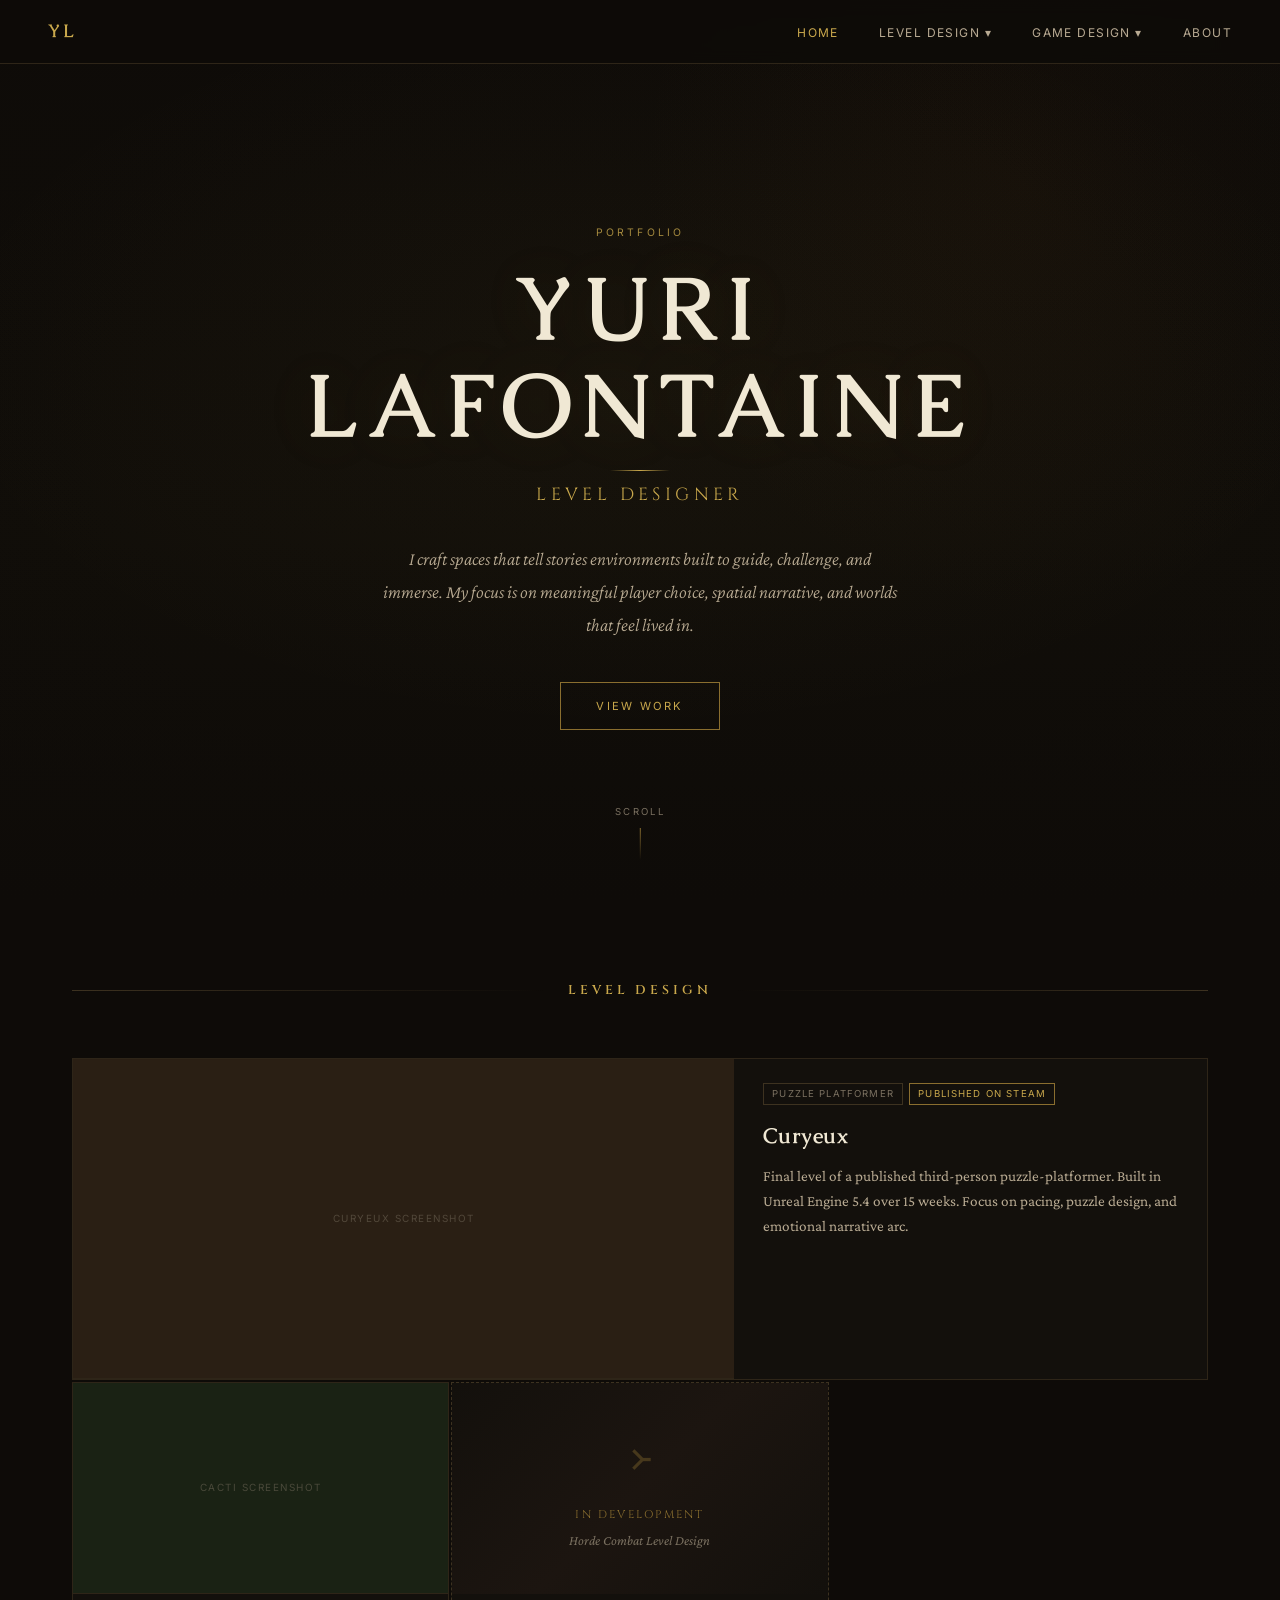
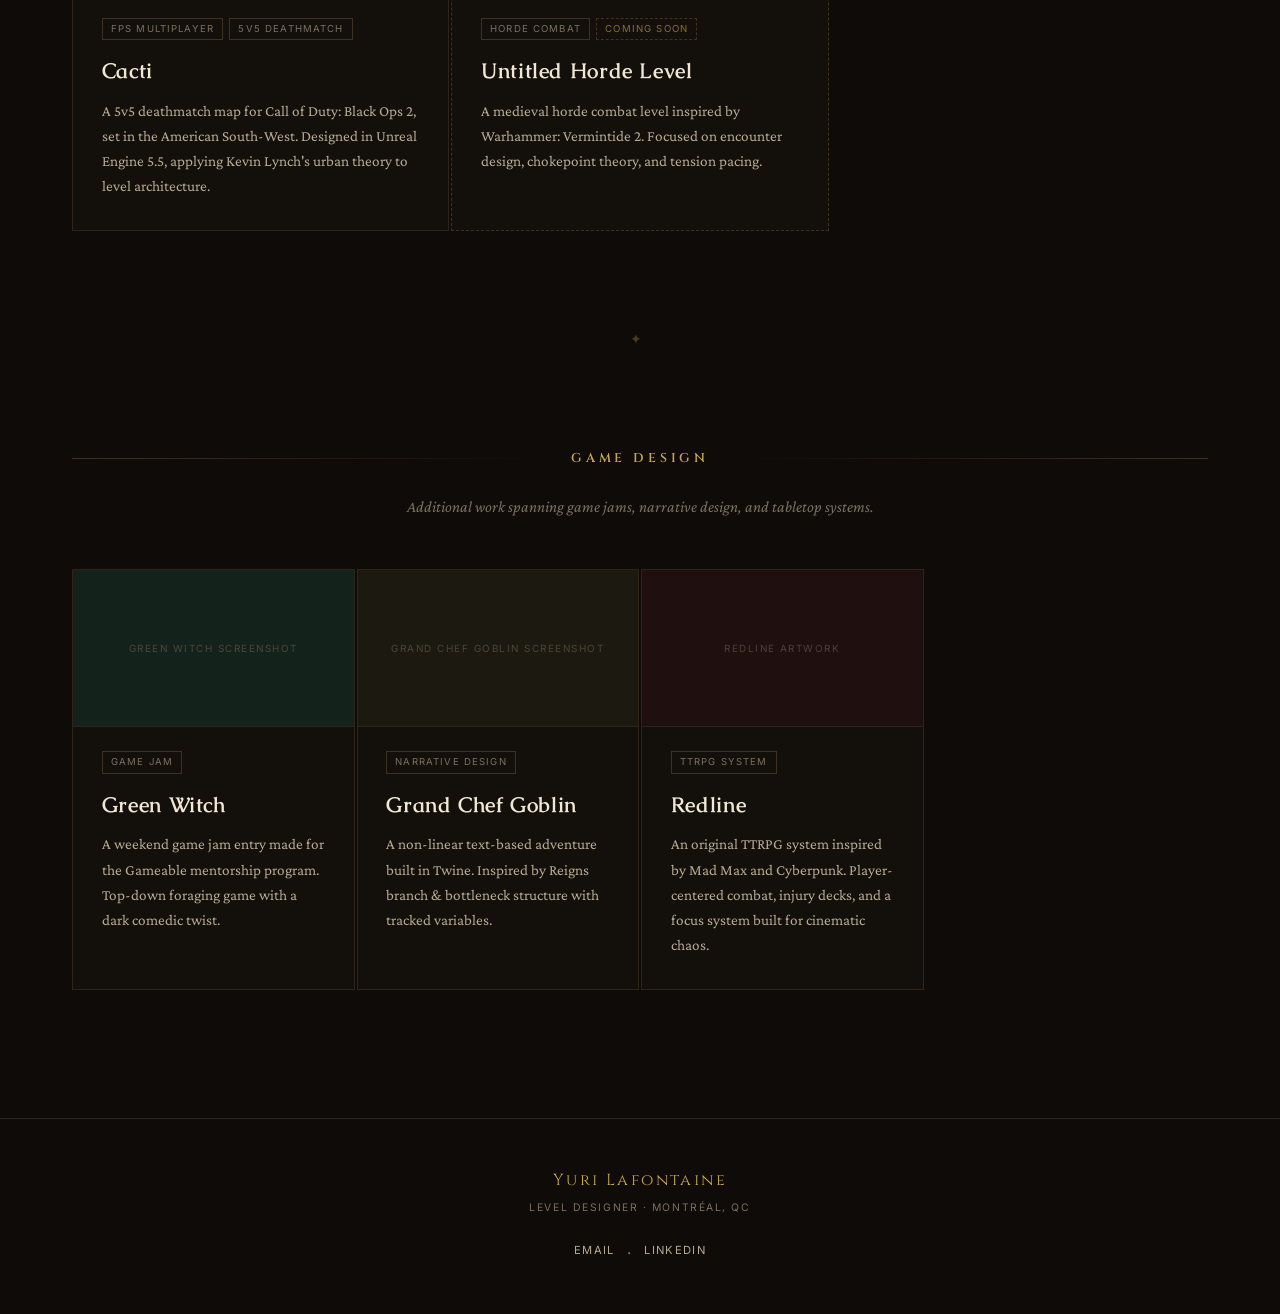
<file: index.html>
<!DOCTYPE html>
<html lang="en">
<head>
  <meta charset="UTF-8" />
  <meta name="viewport" content="width=device-width, initial-scale=1.0"/>
  <title>Yuri Lafontaine Level Designer</title>
  <link rel="preconnect" href="https://fonts.googleapis.com">
  <link rel="preconnect" href="https://fonts.gstatic.com" crossorigin>
  <link href="https://fonts.googleapis.com/css2?family=Caudex:wght@400;700&family=Cinzel:wght@400;600;700&family=Crimson+Pro:ital,wght@0,300;0,400;0,600;1,300;1,400&family=Inter:wght@300;400&display=swap" rel="stylesheet">
  <link rel="stylesheet" href="style.css">
</head>
<body>

  <!-- NAV -->
  <nav class="nav">
    <a href="index.html" class="nav-logo">YL</a>
    <ul class="nav-links">
      <li><a href="index.html" class="active">Home</a></li>
      <li class="nav-dropdown">
        <a href="#">Level Design ▾</a>
        <ul class="dropdown-menu">
          <li><a href="curyeux.html">Curyeux</a></li>
          <li><a href="cacti.html">Cacti</a></li>
          <li><a href="coming-soon.html" class="coming-soon-link">Untitled Project <span class="badge">Soon</span></a></li>
        </ul>
      </li>
      <li class="nav-dropdown">
        <a href="#">Game Design ▾</a>
        <ul class="dropdown-menu">
          <li><a href="green-witch.html">Green Witch</a></li>
          <li><a href="grand-chef-goblin.html">Grand Chef Goblin</a></li>
          <li><a href="redline.html">Redline</a></li>
        </ul>
      </li>
      <li><a href="about.html">About</a></li>
    </ul>
    <button class="nav-toggle" id="navToggle">☰</button>
  </nav>

  <!-- HERO -->
  <header class="hero">
    <div class="hero-bg"></div>
    <div class="parchment-overlay"></div>
    <div class="hero-content">
      <p class="hero-eyebrow">Portfolio</p>
      <h1 class="hero-name">Yuri Lafontaine</h1>
      <p class="hero-title">Level Designer</p>
      <p class="hero-bio">I craft spaces that tell stories environments built to guide, challenge, and immerse. My focus is on meaningful player choice, spatial narrative, and worlds that feel lived in.</p>
      <a href="#level-design" class="hero-cta">View Work</a>
    </div>
    <div class="hero-scroll-hint">scroll</div>
  </header>

  <!-- LEVEL DESIGN SECTION -->
  <section class="section" id="level-design">
    <div class="section-header">
      <div class="section-rule"></div>
      <h2 class="section-title">Level Design</h2>
      <div class="section-rule"></div>
    </div>

    <div class="projects-grid">

      <!-- Curyeux -->
      <a href="curyeux.html" class="project-card featured">
        <div class="project-img-wrap">
          <div class="project-img placeholder-img" style="--ph-color: #2a1f14;">
            <span class="placeholder-label">Curyeux Screenshot</span>
          </div>
          <div class="project-overlay">
            <span class="project-view">View Case Study →</span>
          </div>
        </div>
        <div class="project-info">
          <div class="project-tags">
            <span class="tag">Puzzle Platformer</span>
            <span class="tag tag-highlight">Published on Steam</span>
          </div>
          <h3 class="project-title">Curyeux</h3>
          <p class="project-desc">Final level of a published third-person puzzle-platformer. Built in Unreal Engine 5.4 over 15 weeks. Focus on pacing, puzzle design, and emotional narrative arc.</p>
        </div>
      </a>

      <!-- Cacti -->
      <a href="cacti.html" class="project-card">
        <div class="project-img-wrap">
          <div class="project-img placeholder-img" style="--ph-color: #1a2214;">
            <span class="placeholder-label">Cacti Screenshot</span>
          </div>
          <div class="project-overlay">
            <span class="project-view">View Case Study →</span>
          </div>
        </div>
        <div class="project-info">
          <div class="project-tags">
            <span class="tag">FPS Multiplayer</span>
            <span class="tag">5v5 Deathmatch</span>
          </div>
          <h3 class="project-title">Cacti</h3>
          <p class="project-desc">A 5v5 deathmatch map for Call of Duty: Black Ops 2, set in the American South-West. Designed in Unreal Engine 5.5, applying Kevin Lynch's urban theory to level architecture.</p>
        </div>
      </a>

      <!-- Coming Soon -->
      <a href="coming-soon.html" class="project-card project-card--coming-soon">
        <div class="project-img-wrap">
          <div class="project-img coming-soon-img">
            <div class="coming-soon-inner">
              <div class="coming-soon-rune">᚛</div>
              <p class="coming-soon-text">In Development</p>
              <p class="coming-soon-sub">Horde Combat Level Design</p>
            </div>
          </div>
        </div>
        <div class="project-info">
          <div class="project-tags">
            <span class="tag">Horde Combat</span>
            <span class="tag tag-soon">Coming Soon</span>
          </div>
          <h3 class="project-title">Untitled Horde Level</h3>
          <p class="project-desc">A medieval horde combat level inspired by Warhammer: Vermintide 2. Focused on encounter design, chokepoint theory, and tension pacing.</p>
        </div>
      </a>

    </div>
  </section>

  <!-- DIVIDER -->
  <div class="section-divider">
    <div class="divider-ornament">✦</div>
  </div>

  <!-- GAME DESIGN SECTION -->
  <section class="section" id="game-design">
    <div class="section-header">
      <div class="section-rule"></div>
      <h2 class="section-title">Game Design</h2>
      <div class="section-rule"></div>
    </div>
    <p class="section-subtitle">Additional work spanning game jams, narrative design, and tabletop systems.</p>

    <div class="projects-grid projects-grid--small">

      <a href="green-witch.html" class="project-card project-card--sm">
        <div class="project-img-wrap">
          <div class="project-img placeholder-img" style="--ph-color: #13221a;">
            <span class="placeholder-label">Green Witch Screenshot</span>
          </div>
          <div class="project-overlay">
            <span class="project-view">View Project →</span>
          </div>
        </div>
        <div class="project-info">
          <div class="project-tags"><span class="tag">Game Jam</span></div>
          <h3 class="project-title">Green Witch</h3>
          <p class="project-desc">A weekend game jam entry made for the Gameable mentorship program. Top-down foraging game with a dark comedic twist.</p>
        </div>
      </a>

      <a href="grand-chef-goblin.html" class="project-card project-card--sm">
        <div class="project-img-wrap">
          <div class="project-img placeholder-img" style="--ph-color: #1c1a10;">
            <span class="placeholder-label">Grand Chef Goblin Screenshot</span>
          </div>
          <div class="project-overlay">
            <span class="project-view">View Project →</span>
          </div>
        </div>
        <div class="project-info">
          <div class="project-tags"><span class="tag">Narrative Design</span></div>
          <h3 class="project-title">Grand Chef Goblin</h3>
          <p class="project-desc">A non-linear text-based adventure built in Twine. Inspired by Reigns branch & bottleneck structure with tracked variables.</p>
        </div>
      </a>

      <a href="redline.html" class="project-card project-card--sm">
        <div class="project-img-wrap">
          <div class="project-img placeholder-img" style="--ph-color: #200f0f;">
            <span class="placeholder-label">Redline Artwork</span>
          </div>
          <div class="project-overlay">
            <span class="project-view">View Project →</span>
          </div>
        </div>
        <div class="project-info">
          <div class="project-tags"><span class="tag">TTRPG System</span></div>
          <h3 class="project-title">Redline</h3>
          <p class="project-desc">An original TTRPG system inspired by Mad Max and Cyberpunk. Player-centered combat, injury decks, and a focus system built for cinematic chaos.</p>
        </div>
      </a>

    </div>
  </section>

  <!-- FOOTER -->
  <footer class="footer">
    <div class="footer-inner">
      <p class="footer-name">Yuri Lafontaine</p>
      <p class="footer-role">Level Designer · Montréal, QC</p>
      <div class="footer-links">
        <a href="mailto:your@email.com" class="footer-link">Email</a>
        <span class="footer-sep">·</span>
        <a href="https://linkedin.com/in/yourprofile" target="_blank" class="footer-link">LinkedIn</a>
      </div>
    </div>
  </footer>

  <script src="main.js"></script>
</body>
</html>
</file>
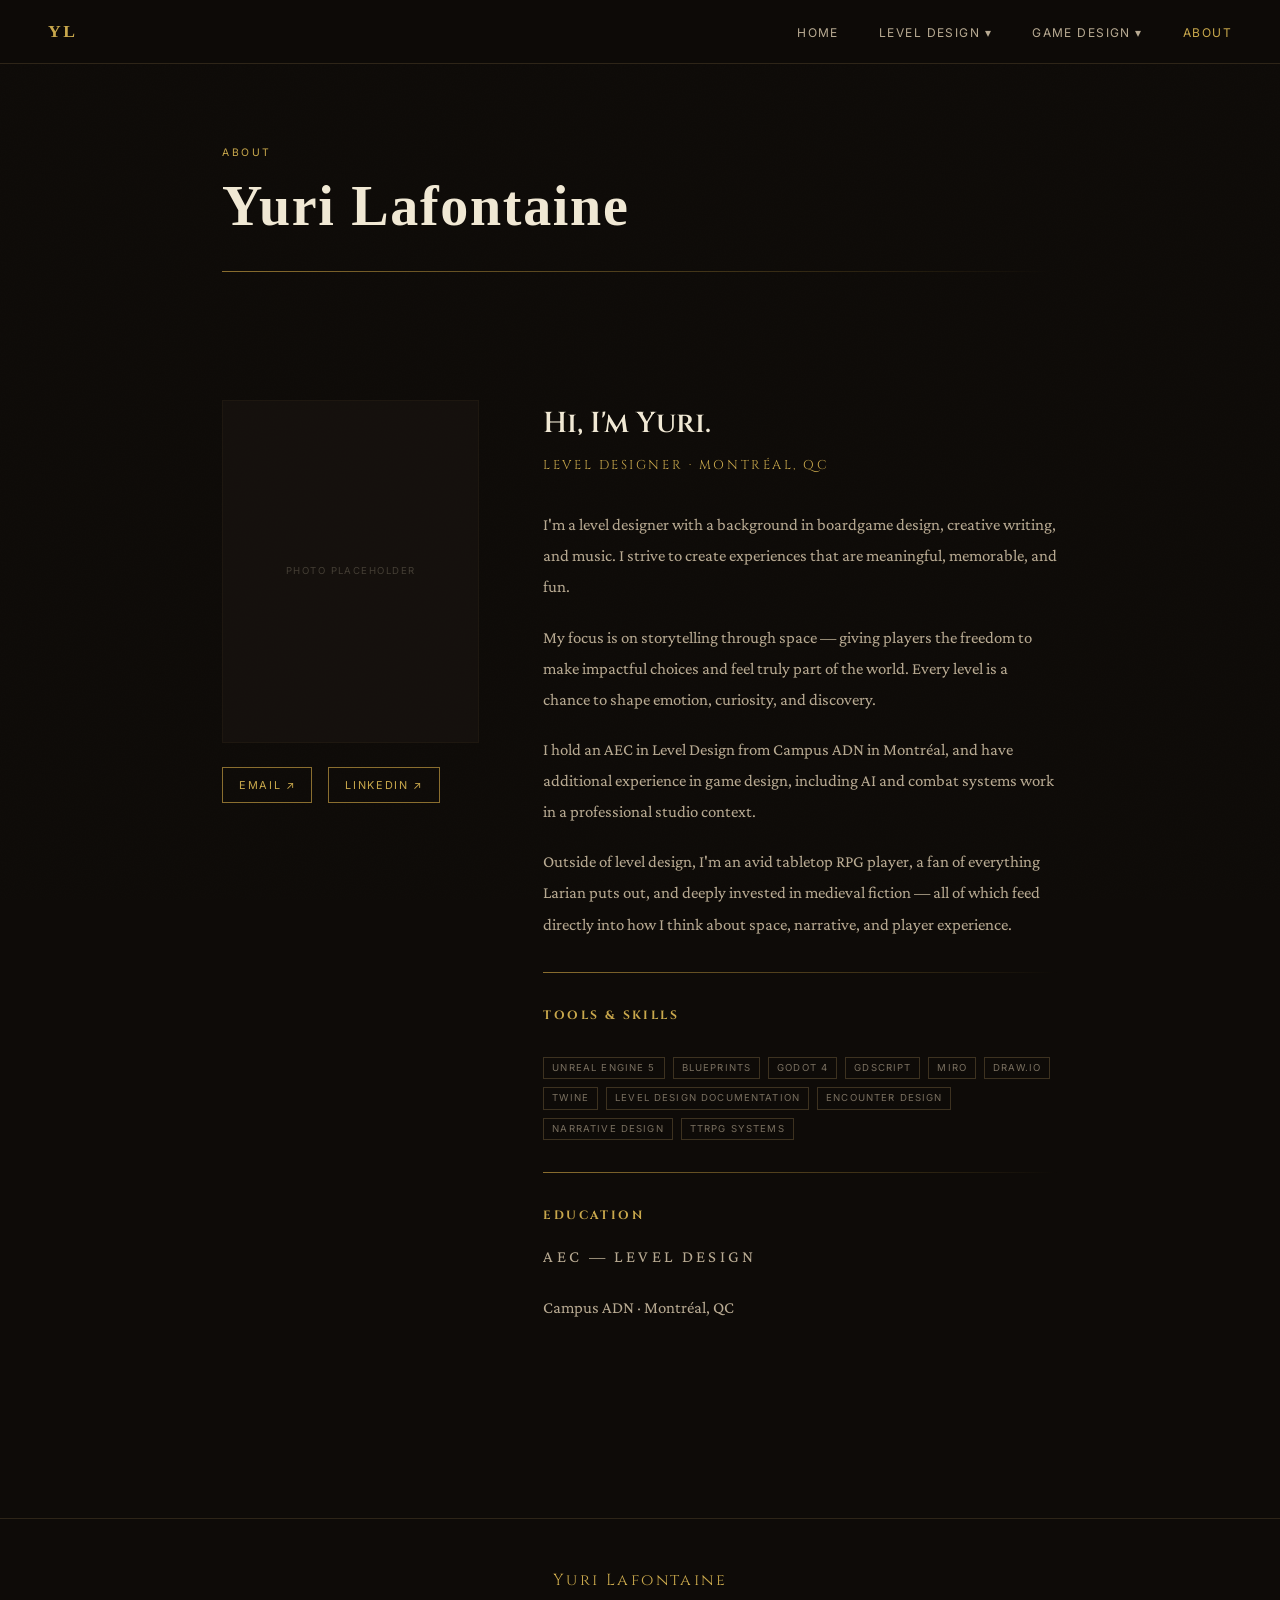
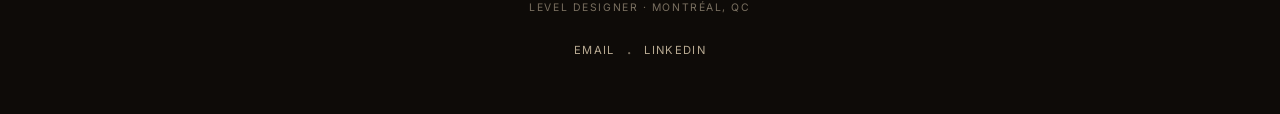
<file: about.html>
<!DOCTYPE html>
<html lang="en">
<head>
  <meta charset="UTF-8" />
  <meta name="viewport" content="width=device-width, initial-scale=1.0"/>
  <title>About — Yuri Lafontaine</title>
  <link rel="preconnect" href="https://fonts.googleapis.com">
  <link rel="preconnect" href="https://fonts.gstatic.com" crossorigin>
  <link href="https://fonts.googleapis.com/css2?family=Cinzel:wght@400;600;700&family=Crimson+Pro:ital,wght@0,300;0,400;0,600;1,300;1,400&family=Inter:wght@300;400&display=swap" rel="stylesheet">
  <link rel="stylesheet" href="style.css">
</head>
<body>

  <nav class="nav">
    <a href="index.html" class="nav-logo">YL</a>
    <ul class="nav-links">
      <li><a href="index.html">Home</a></li>
      <li class="nav-dropdown">
        <a href="#">Level Design ▾</a>
        <ul class="dropdown-menu">
          <li><a href="curyeux.html">Curyeux</a></li>
          <li><a href="cacti.html">Cacti</a></li>
          <li><a href="coming-soon.html" class="coming-soon-link">Untitled Project <span class="badge">Soon</span></a></li>
        </ul>
      </li>
      <li class="nav-dropdown">
        <a href="#">Game Design ▾</a>
        <ul class="dropdown-menu">
          <li><a href="green-witch.html">Green Witch</a></li>
          <li><a href="grand-chef-goblin.html">Grand Chef Goblin</a></li>
          <li><a href="redline.html">Redline</a></li>
        </ul>
      </li>
      <li><a href="about.html" class="active">About</a></li>
    </ul>
    <button class="nav-toggle" id="navToggle">☰</button>
  </nav>

  <div class="page-hero">
    <p class="page-eyebrow">About</p>
    <h1 class="page-title">Yuri Lafontaine</h1>
    <div class="page-rule"></div>
  </div>

  <div class="page-content">
    <div class="about-grid">

      <div class="about-photo-wrap">
        <div class="about-photo">Photo Placeholder</div>
        <div class="footer-links" style="justify-content:flex-start; gap:1rem;">
          <a href="mailto:your@email.com" class="ext-link" style="margin-bottom:0; padding: 0.5rem 1rem;">Email ↗</a>
          <a href="https://linkedin.com/in/yourprofile" target="_blank" class="ext-link" style="margin-bottom:0; padding: 0.5rem 1rem;">LinkedIn ↗</a>
        </div>
      </div>

      <div class="about-text">
        <h2>Hi, I'm Yuri.</h2>
        <p class="subtitle">Level Designer · Montréal, QC</p>

        <p>I'm a level designer with a background in boardgame design, creative writing, and music. I strive to create experiences that are meaningful, memorable, and fun.</p>

        <p>My focus is on storytelling through space — giving players the freedom to make impactful choices and feel truly part of the world. Every level is a chance to shape emotion, curiosity, and discovery.</p>

        <p>I hold an AEC in Level Design from Campus ADN in Montréal, and have additional experience in game design, including AI and combat systems work in a professional studio context.</p>

        <p>Outside of level design, I'm an avid tabletop RPG player, a fan of everything Larian puts out, and deeply invested in medieval fiction — all of which feed directly into how I think about space, narrative, and player experience.</p>

        <div class="page-rule"></div>

        <h3 style="font-family: var(--font-display); font-size:0.75rem; letter-spacing:0.2em; text-transform:uppercase; color:var(--gold); margin-bottom:1rem;">Tools & Skills</h3>
        <div class="skills-list">
          <span class="tag">Unreal Engine 5</span>
          <span class="tag">Blueprints</span>
          <span class="tag">Godot 4</span>
          <span class="tag">GDScript</span>
          <span class="tag">Miro</span>
          <span class="tag">Draw.io</span>
          <span class="tag">Twine</span>
          <span class="tag">Level Design Documentation</span>
          <span class="tag">Encounter Design</span>
          <span class="tag">Narrative Design</span>
          <span class="tag">TTRPG Systems</span>
        </div>

        <div class="page-rule"></div>

        <h3 style="font-family: var(--font-display); font-size:0.75rem; letter-spacing:0.2em; text-transform:uppercase; color:var(--gold); margin-bottom:1rem;">Education</h3>
        <div class="info-grid" style="grid-template-columns: 1fr;">
          <div class="info-item">
            <p class="info-label">AEC — Level Design</p>
            <p class="info-value">Campus ADN · Montréal, QC</p>
          </div>
        </div>

      </div>
    </div>
  </div>

  <footer class="footer">
    <div class="footer-inner">
      <p class="footer-name">Yuri Lafontaine</p>
      <p class="footer-role">Level Designer · Montréal, QC</p>
      <div class="footer-links">
        <a href="mailto:your@email.com" class="footer-link">Email</a>
        <span class="footer-sep">·</span>
        <a href="https://linkedin.com/in/yourprofile" target="_blank" class="footer-link">LinkedIn</a>
      </div>
    </div>
  </footer>

  <script src="main.js"></script>
</body>
</html>
</file>
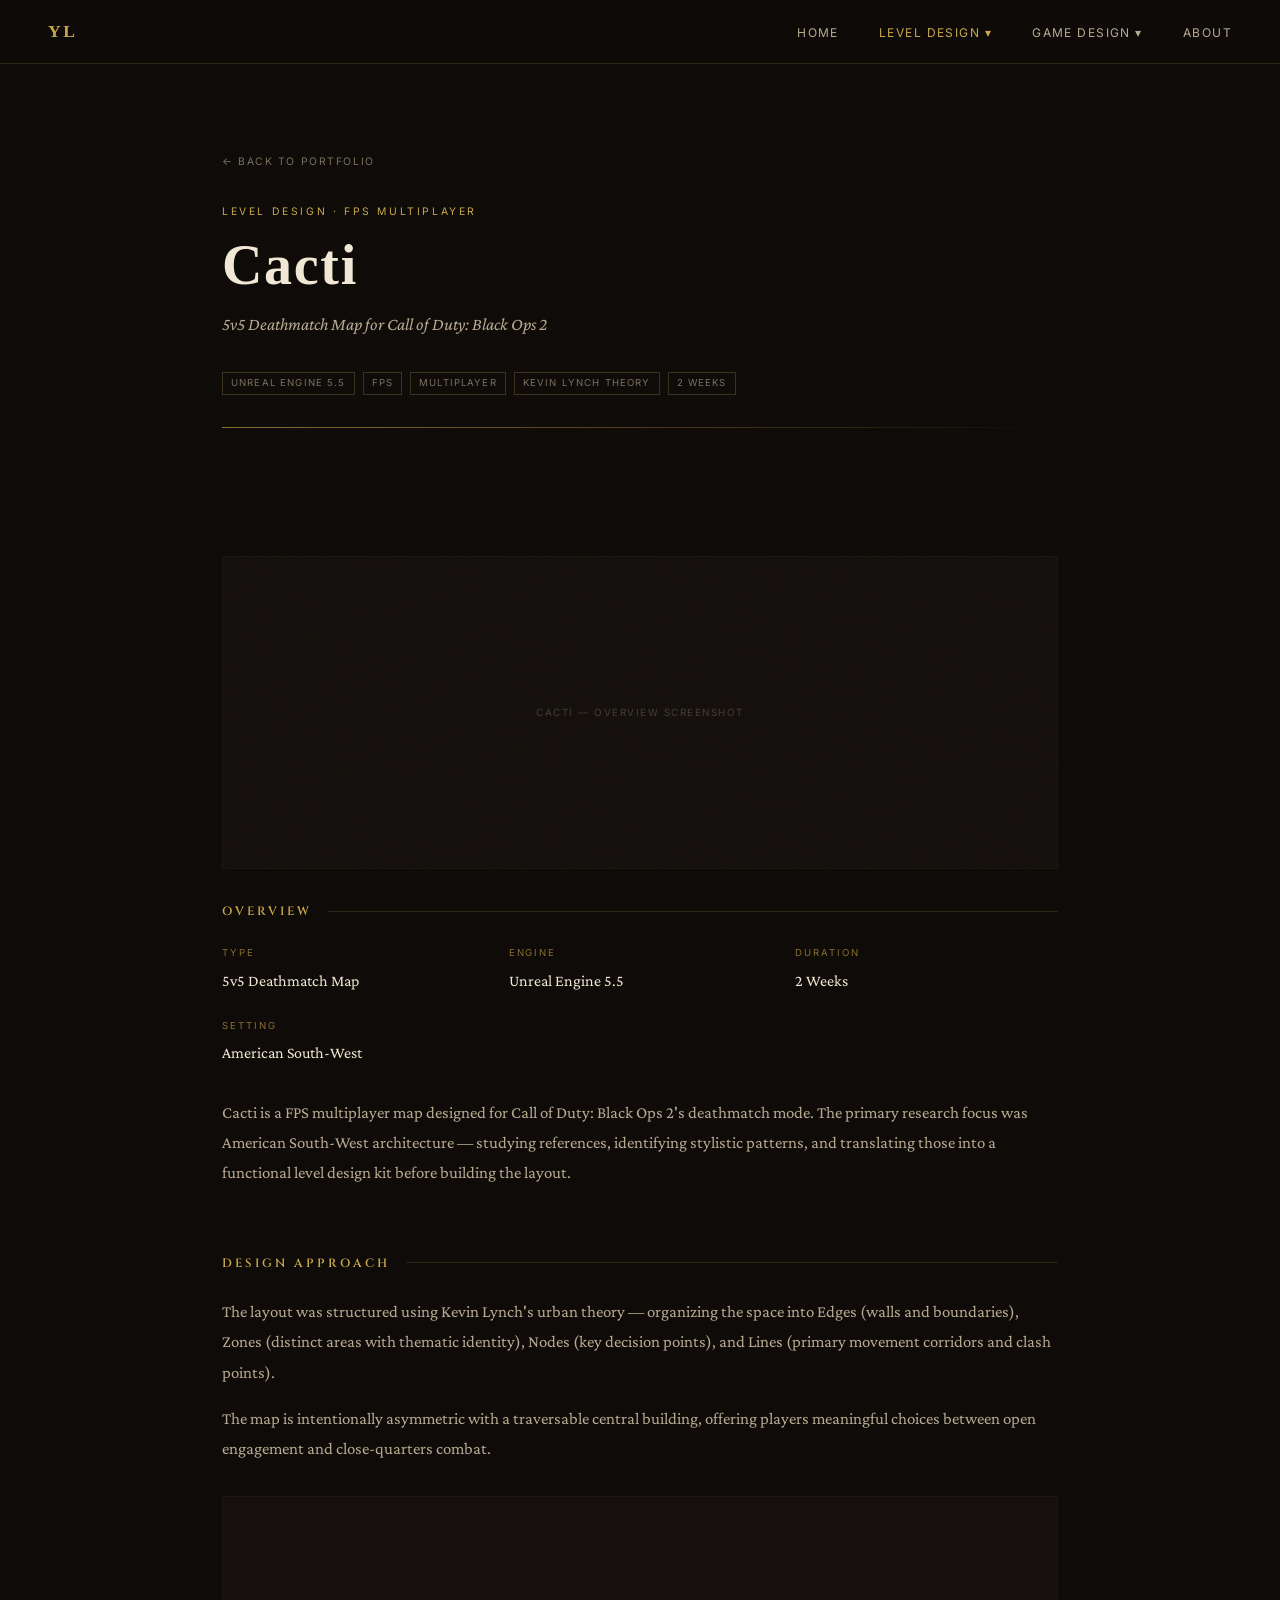
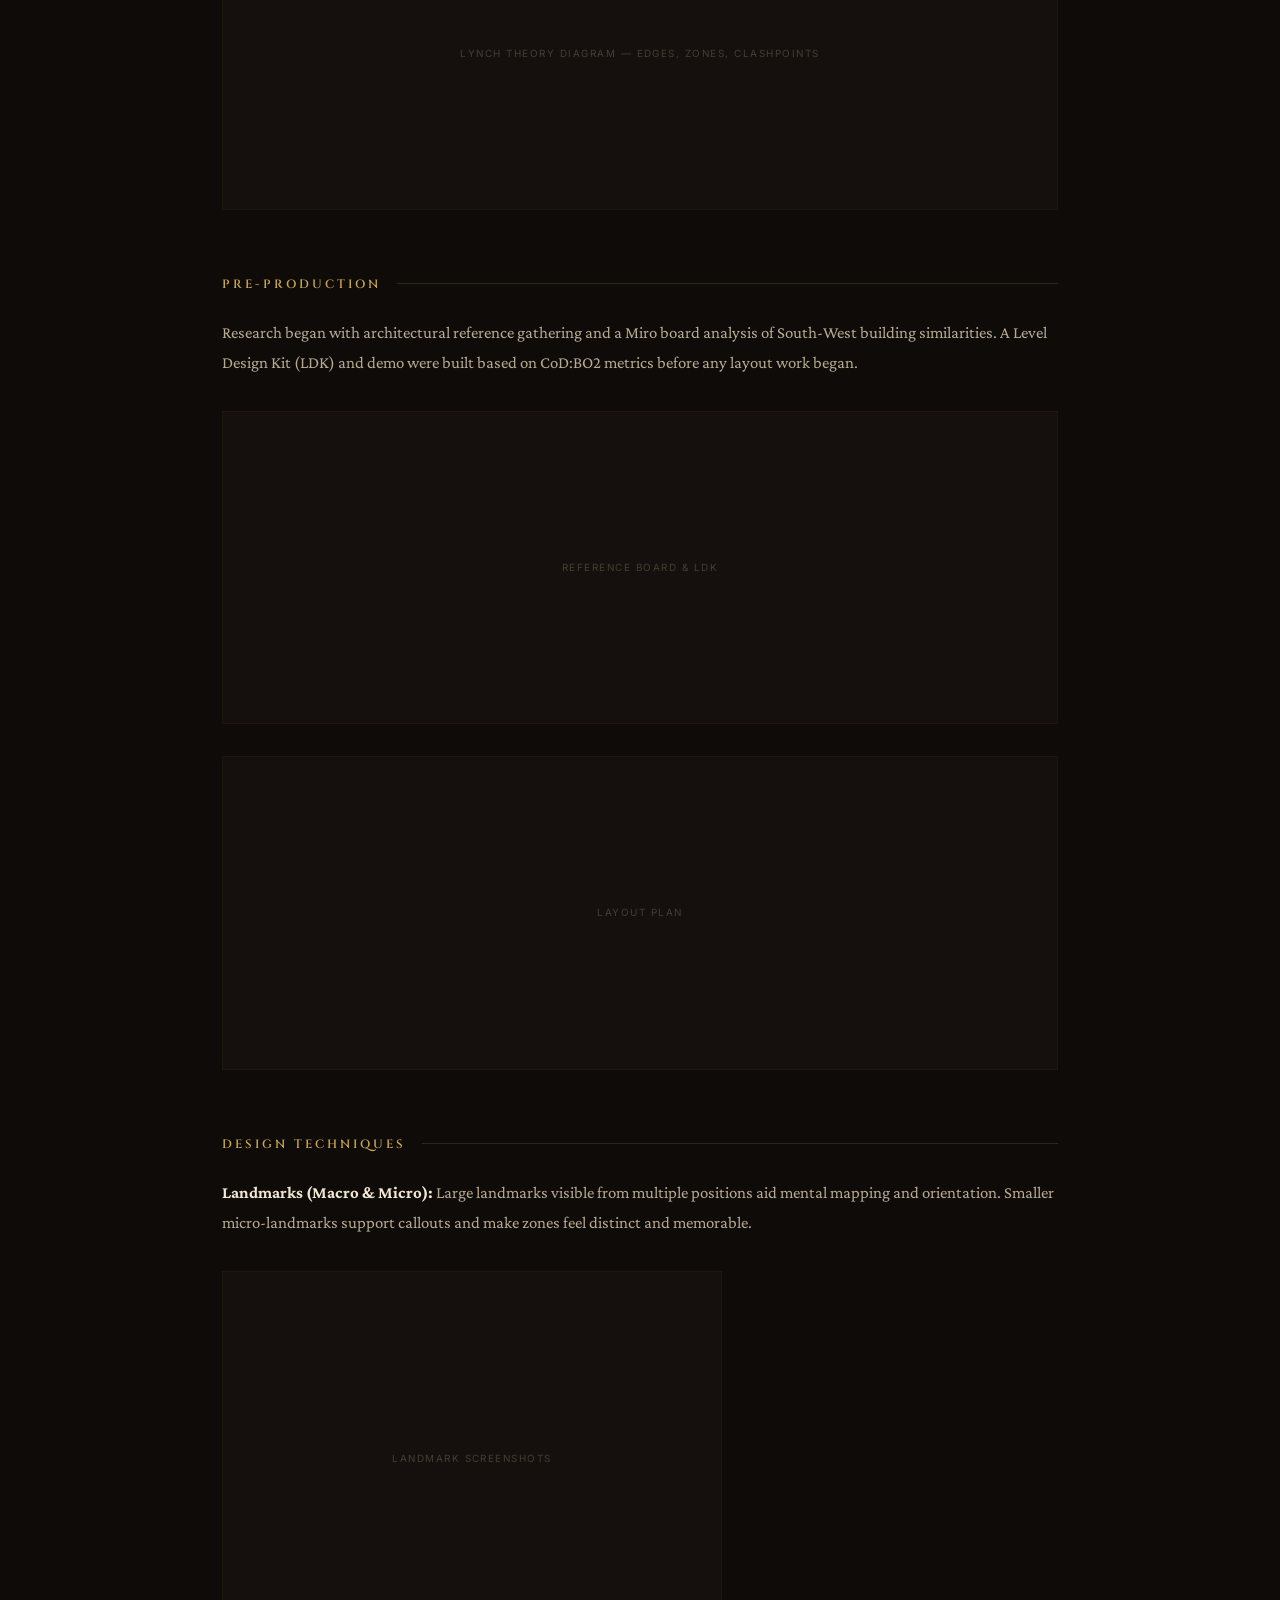
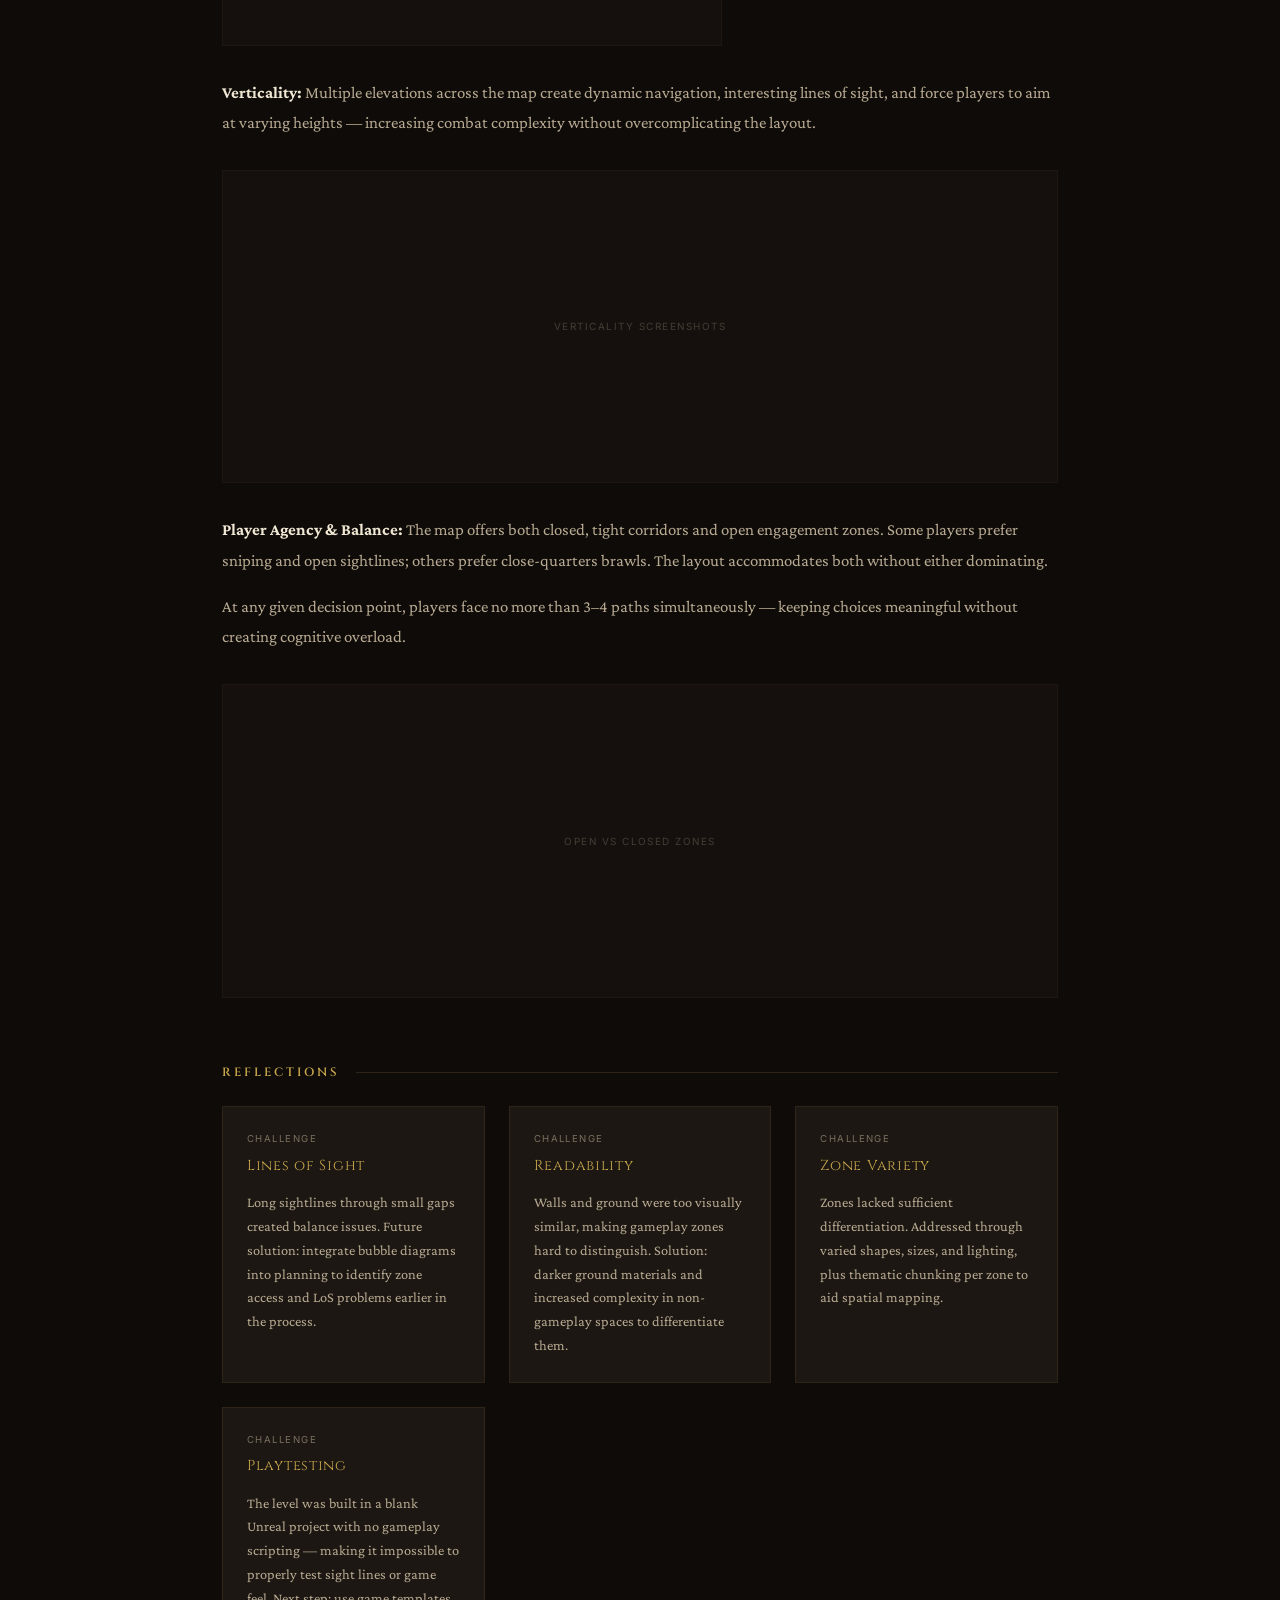
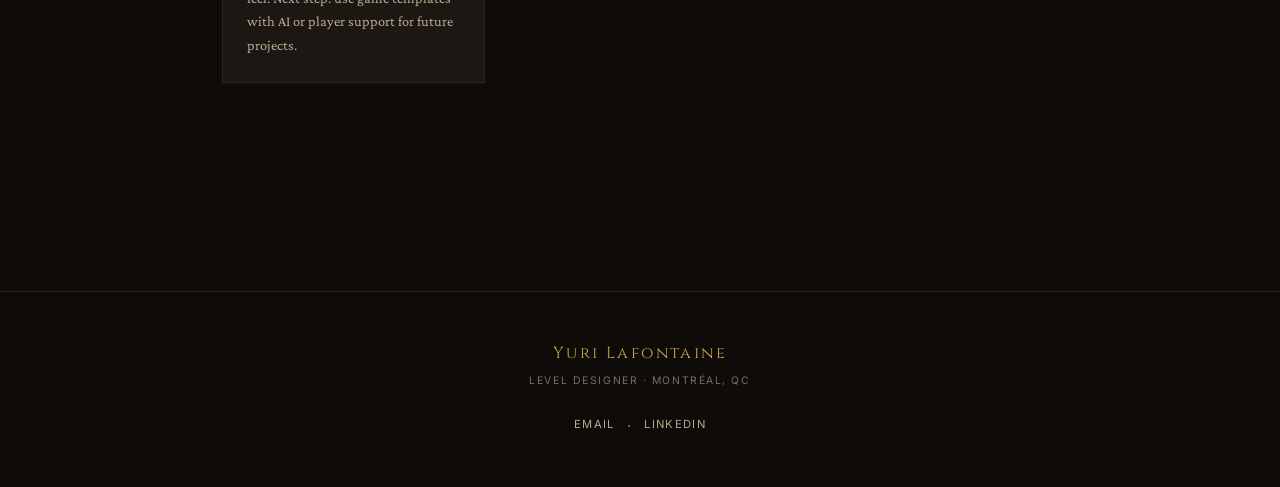
<file: cacti.html>
<!DOCTYPE html>
<html lang="en">
<head>
  <meta charset="UTF-8" />
  <meta name="viewport" content="width=device-width, initial-scale=1.0"/>
  <title>Cacti — Yuri Lafontaine</title>
  <link rel="preconnect" href="https://fonts.googleapis.com">
  <link rel="preconnect" href="https://fonts.gstatic.com" crossorigin>
  <link href="https://fonts.googleapis.com/css2?family=Cinzel:wght@400;600;700&family=Crimson+Pro:ital,wght@0,300;0,400;0,600;1,300;1,400&family=Inter:wght@300;400&display=swap" rel="stylesheet">
  <link rel="stylesheet" href="style.css">
</head>
<body>

  <nav class="nav">
    <a href="index.html" class="nav-logo">YL</a>
    <ul class="nav-links">
      <li><a href="index.html">Home</a></li>
      <li class="nav-dropdown">
        <a href="#" class="active">Level Design ▾</a>
        <ul class="dropdown-menu">
          <li><a href="curyeux.html">Curyeux</a></li>
          <li><a href="cacti.html" class="active">Cacti</a></li>
          <li><a href="coming-soon.html" class="coming-soon-link">Untitled Project <span class="badge">Soon</span></a></li>
        </ul>
      </li>
      <li class="nav-dropdown">
        <a href="#">Game Design ▾</a>
        <ul class="dropdown-menu">
          <li><a href="green-witch.html">Green Witch</a></li>
          <li><a href="grand-chef-goblin.html">Grand Chef Goblin</a></li>
          <li><a href="redline.html">Redline</a></li>
        </ul>
      </li>
      <li><a href="about.html">About</a></li>
    </ul>
    <button class="nav-toggle" id="navToggle">☰</button>
  </nav>

  <div class="page-hero">
    <a href="index.html" class="page-back">← Back to Portfolio</a>
    <p class="page-eyebrow">Level Design · FPS Multiplayer</p>
    <h1 class="page-title">Cacti</h1>
    <p class="page-subtitle">5v5 Deathmatch Map for Call of Duty: Black Ops 2</p>
    <div class="page-tags">
      <span class="tag">Unreal Engine 5.5</span>
      <span class="tag">FPS</span>
      <span class="tag">Multiplayer</span>
      <span class="tag">Kevin Lynch Theory</span>
      <span class="tag">2 Weeks</span>
    </div>
    <div class="page-rule"></div>
  </div>

  <div class="page-content">

    <div class="content-img-placeholder content-img-placeholder--wide">Cacti — Overview Screenshot</div>

    <!-- Overview -->
    <div class="content-section">
      <h2 class="content-heading">Overview</h2>
      <div class="info-grid">
        <div class="info-item">
          <p class="info-label">Type</p>
          <p class="info-value">5v5 Deathmatch Map</p>
        </div>
        <div class="info-item">
          <p class="info-label">Engine</p>
          <p class="info-value">Unreal Engine 5.5</p>
        </div>
        <div class="info-item">
          <p class="info-label">Duration</p>
          <p class="info-value">2 Weeks</p>
        </div>
        <div class="info-item">
          <p class="info-label">Setting</p>
          <p class="info-value">American South-West</p>
        </div>
      </div>
      <div class="content-body">
        <p>Cacti is a FPS multiplayer map designed for Call of Duty: Black Ops 2's deathmatch mode. The primary research focus was American South-West architecture — studying references, identifying stylistic patterns, and translating those into a functional level design kit before building the layout.</p>
      </div>
    </div>

    <!-- Design Approach -->
    <div class="content-section">
      <h2 class="content-heading">Design Approach</h2>
      <div class="content-body">
        <p>The layout was structured using Kevin Lynch's urban theory — organizing the space into Edges (walls and boundaries), Zones (distinct areas with thematic identity), Nodes (key decision points), and Lines (primary movement corridors and clash points).</p>
        <p>The map is intentionally asymmetric with a traversable central building, offering players meaningful choices between open engagement and close-quarters combat.</p>
      </div>
      <div class="content-img-placeholder content-img-placeholder--wide">Lynch Theory Diagram — Edges, Zones, Clashpoints</div>
    </div>

    <!-- Pre-Production -->
    <div class="content-section">
      <h2 class="content-heading">Pre-Production</h2>
      <div class="content-body">
        <p>Research began with architectural reference gathering and a Miro board analysis of South-West building similarities. A Level Design Kit (LDK) and demo were built based on CoD:BO2 metrics before any layout work began.</p>
      </div>
      <div class="content-img-placeholder content-img-placeholder--wide">Reference Board & LDK</div>
      <div class="content-img-placeholder content-img-placeholder--wide" style="margin-top:1rem;">Layout Plan</div>
    </div>

    <!-- Design Techniques -->
    <div class="content-section">
      <h2 class="content-heading">Design Techniques</h2>

      <div class="content-body">
        <p><strong style="color:var(--text);">Landmarks (Macro & Micro):</strong> Large landmarks visible from multiple positions aid mental mapping and orientation. Smaller micro-landmarks support callouts and make zones feel distinct and memorable.</p>
      </div>
      <div class="content-img-placeholder content-img-placeholder--tall" style="max-width:500px;">Landmark Screenshots</div>

      <div class="content-body" style="margin-top:2rem;">
        <p><strong style="color:var(--text);">Verticality:</strong> Multiple elevations across the map create dynamic navigation, interesting lines of sight, and force players to aim at varying heights — increasing combat complexity without overcomplicating the layout.</p>
      </div>
      <div class="content-img-placeholder content-img-placeholder--wide">Verticality Screenshots</div>

      <div class="content-body" style="margin-top:2rem;">
        <p><strong style="color:var(--text);">Player Agency & Balance:</strong> The map offers both closed, tight corridors and open engagement zones. Some players prefer sniping and open sightlines; others prefer close-quarters brawls. The layout accommodates both without either dominating.</p>
        <p>At any given decision point, players face no more than 3–4 paths simultaneously — keeping choices meaningful without creating cognitive overload.</p>
      </div>
      <div class="content-img-placeholder content-img-placeholder--wide">Open vs Closed Zones</div>
    </div>

    <!-- Reflections -->
    <div class="content-section">
      <h2 class="content-heading">Reflections</h2>
      <div class="reflection-grid">
        <div class="reflection-card">
          <p class="reflection-problem">Challenge</p>
          <p class="reflection-title">Lines of Sight</p>
          <p class="reflection-body">Long sightlines through small gaps created balance issues. Future solution: integrate bubble diagrams into planning to identify zone access and LoS problems earlier in the process.</p>
        </div>
        <div class="reflection-card">
          <p class="reflection-problem">Challenge</p>
          <p class="reflection-title">Readability</p>
          <p class="reflection-body">Walls and ground were too visually similar, making gameplay zones hard to distinguish. Solution: darker ground materials and increased complexity in non-gameplay spaces to differentiate them.</p>
        </div>
        <div class="reflection-card">
          <p class="reflection-problem">Challenge</p>
          <p class="reflection-title">Zone Variety</p>
          <p class="reflection-body">Zones lacked sufficient differentiation. Addressed through varied shapes, sizes, and lighting, plus thematic chunking per zone to aid spatial mapping.</p>
        </div>
        <div class="reflection-card">
          <p class="reflection-problem">Challenge</p>
          <p class="reflection-title">Playtesting</p>
          <p class="reflection-body">The level was built in a blank Unreal project with no gameplay scripting — making it impossible to properly test sight lines or game feel. Next step: use game templates with AI or player support for future projects.</p>
        </div>
      </div>
    </div>

  </div>

  <footer class="footer">
    <div class="footer-inner">
      <p class="footer-name">Yuri Lafontaine</p>
      <p class="footer-role">Level Designer · Montréal, QC</p>
      <div class="footer-links">
        <a href="mailto:your@email.com" class="footer-link">Email</a>
        <span class="footer-sep">·</span>
        <a href="https://linkedin.com/in/yourprofile" target="_blank" class="footer-link">LinkedIn</a>
      </div>
    </div>
  </footer>

  <script src="main.js"></script>
</body>
</html>
</file>
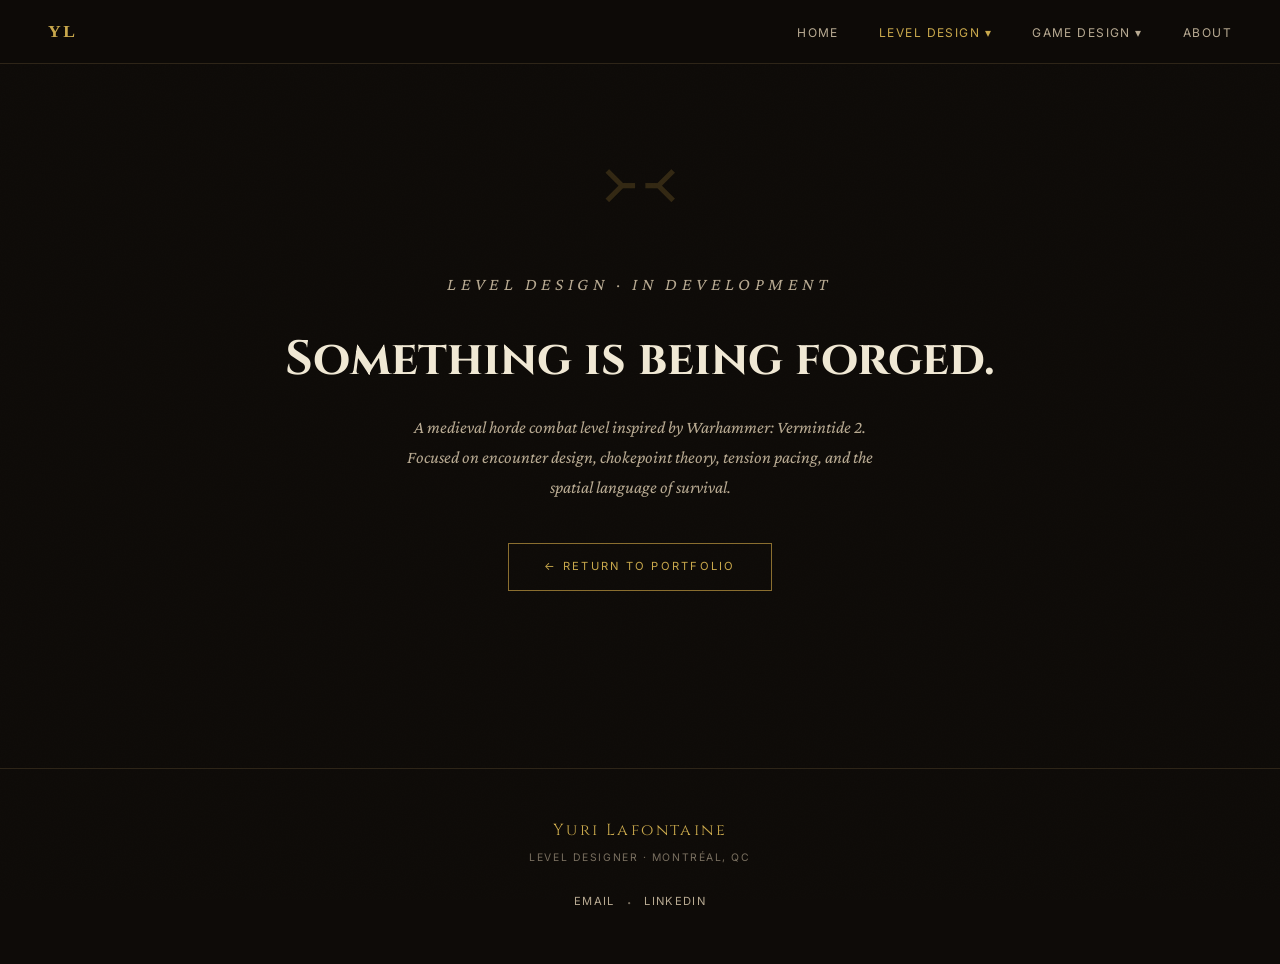
<file: coming-soon.html>
<!DOCTYPE html>
<html lang="en">
<head>
  <meta charset="UTF-8" />
  <meta name="viewport" content="width=device-width, initial-scale=1.0"/>
  <title>Coming Soon — Yuri Lafontaine</title>
  <link rel="preconnect" href="https://fonts.googleapis.com">
  <link rel="preconnect" href="https://fonts.gstatic.com" crossorigin>
  <link href="https://fonts.googleapis.com/css2?family=Cinzel:wght@400;600;700&family=Crimson+Pro:ital,wght@0,300;0,400;0,600;1,300;1,400&family=Inter:wght@300;400&display=swap" rel="stylesheet">
  <link rel="stylesheet" href="style.css">
</head>
<body>

  <nav class="nav">
    <a href="index.html" class="nav-logo">YL</a>
    <ul class="nav-links">
      <li><a href="index.html">Home</a></li>
      <li class="nav-dropdown">
        <a href="#" class="active">Level Design ▾</a>
        <ul class="dropdown-menu">
          <li><a href="curyeux.html">Curyeux</a></li>
          <li><a href="cacti.html">Cacti</a></li>
          <li><a href="coming-soon.html" class="active coming-soon-link">Untitled Project <span class="badge">Soon</span></a></li>
        </ul>
      </li>
      <li class="nav-dropdown">
        <a href="#">Game Design ▾</a>
        <ul class="dropdown-menu">
          <li><a href="green-witch.html">Green Witch</a></li>
          <li><a href="grand-chef-goblin.html">Grand Chef Goblin</a></li>
          <li><a href="redline.html">Redline</a></li>
        </ul>
      </li>
      <li><a href="about.html">About</a></li>
    </ul>
    <button class="nav-toggle" id="navToggle">☰</button>
  </nav>

  <div class="coming-soon-page">
    <span class="rune-large">᚛ ᚜</span>
    <p class="page-eyebrow" style="margin-bottom:1.2rem;">Level Design · In Development</p>
    <h1>Something is being forged.</h1>
    <p>A medieval horde combat level inspired by Warhammer: Vermintide 2. Focused on encounter design, chokepoint theory, tension pacing, and the spatial language of survival.</p>
    <a href="index.html" class="hero-cta">← Return to Portfolio</a>
  </div>

  <footer class="footer">
    <div class="footer-inner">
      <p class="footer-name">Yuri Lafontaine</p>
      <p class="footer-role">Level Designer · Montréal, QC</p>
      <div class="footer-links">
        <a href="mailto:your@email.com" class="footer-link">Email</a>
        <span class="footer-sep">·</span>
        <a href="https://linkedin.com/in/yourprofile" target="_blank" class="footer-link">LinkedIn</a>
      </div>
    </div>
  </footer>

  <script src="main.js"></script>
</body>
</html>
</file>
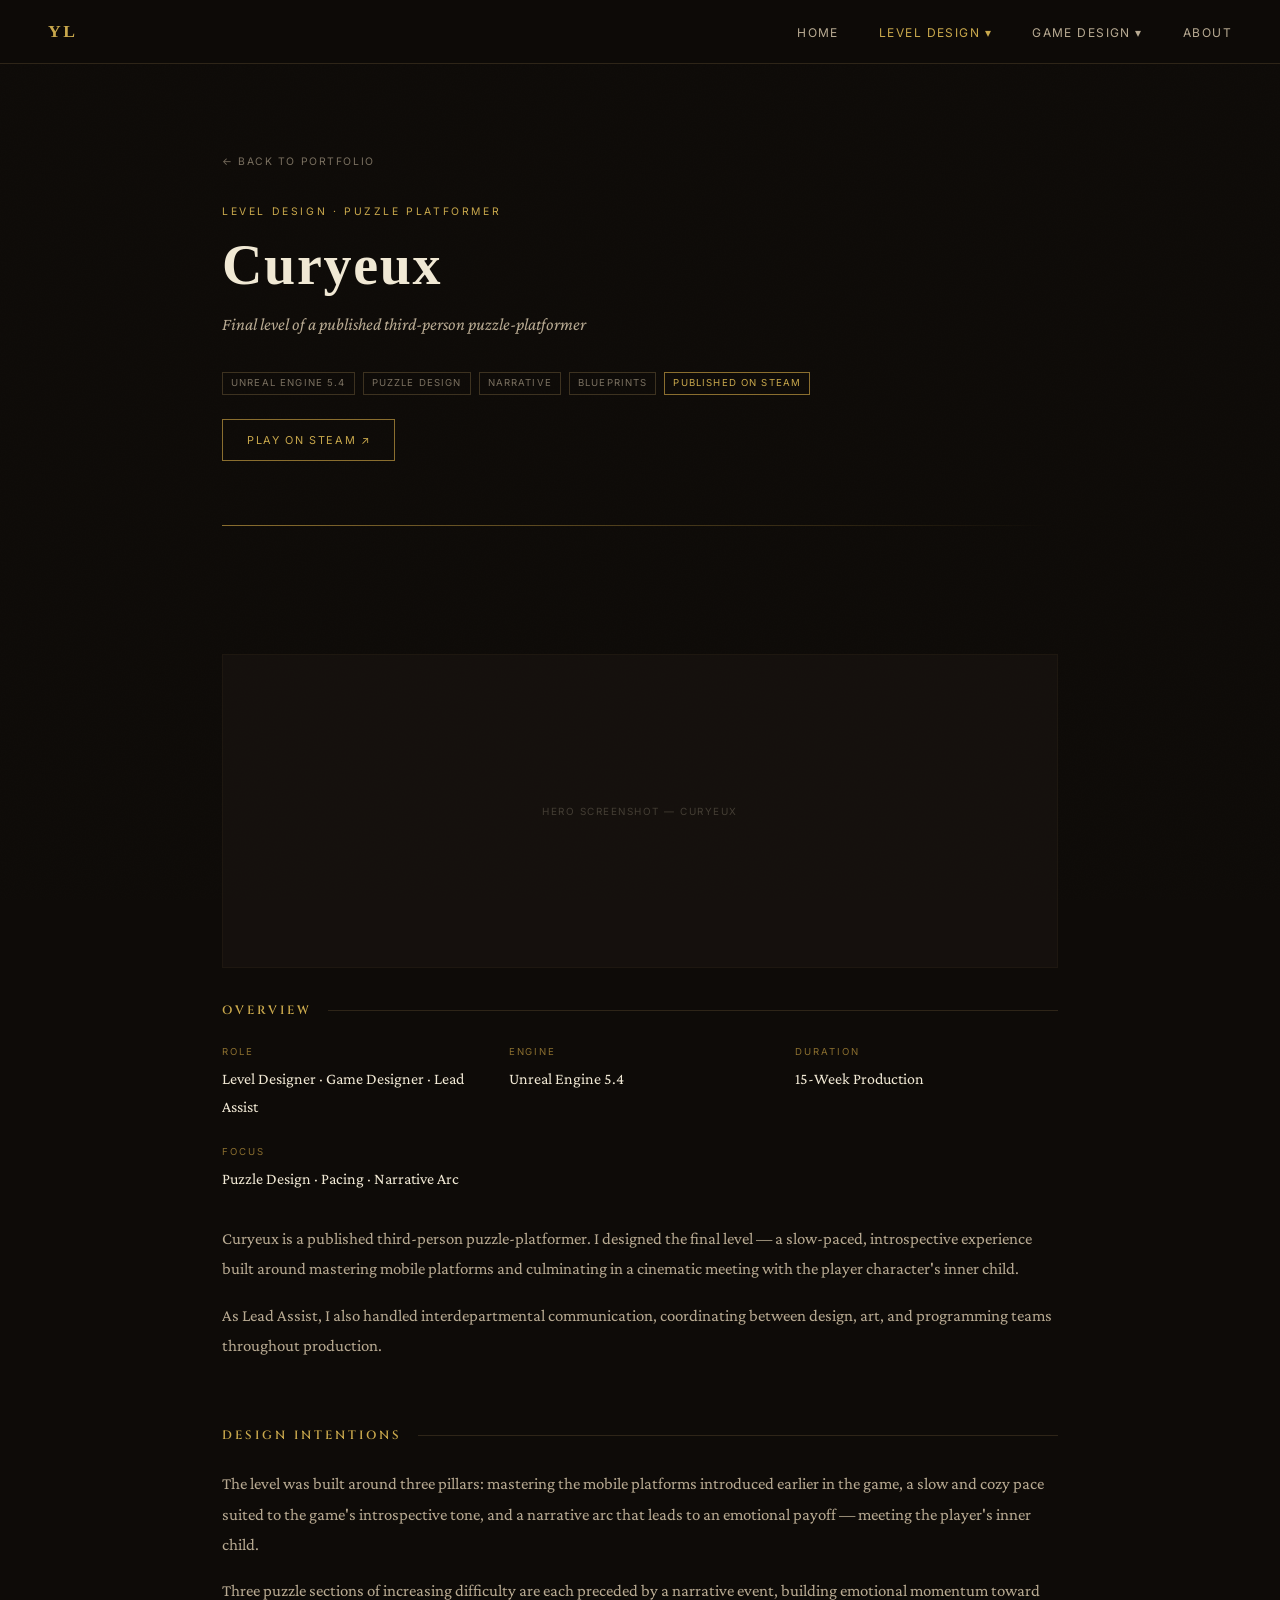
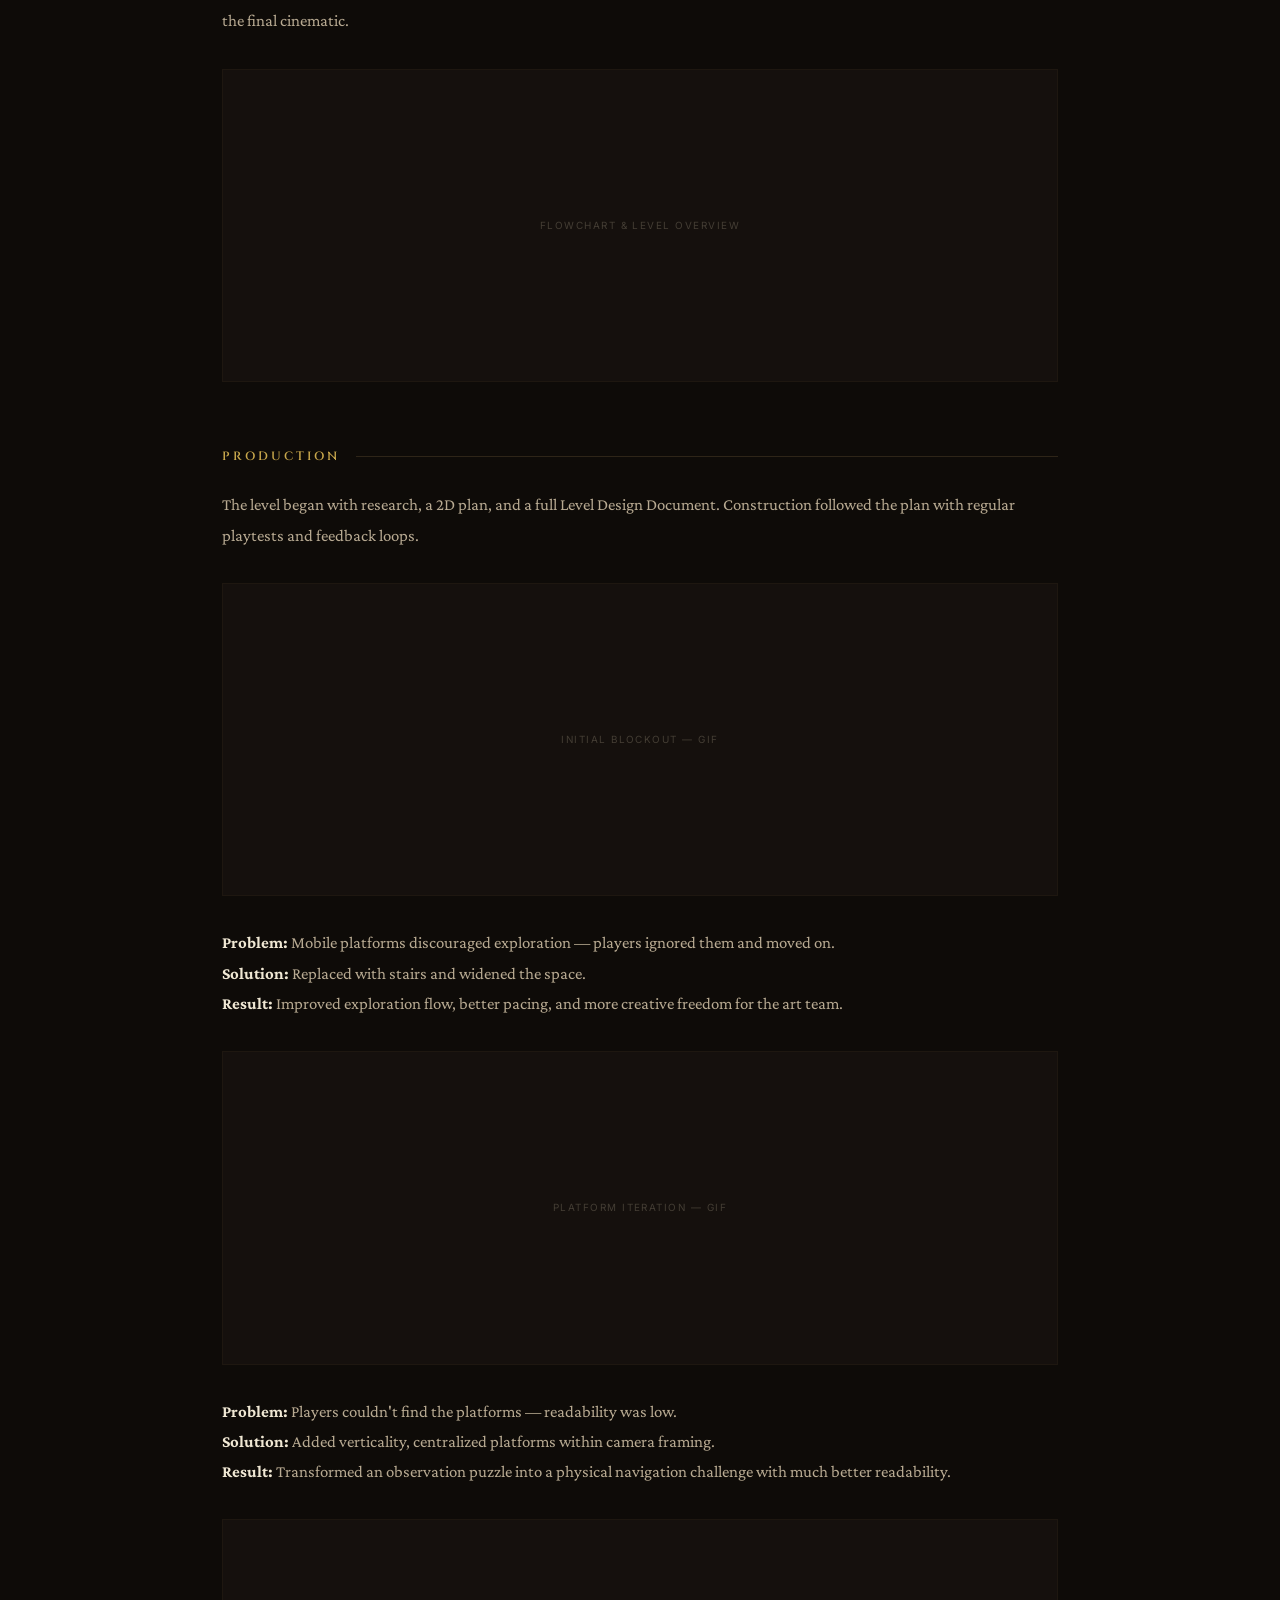
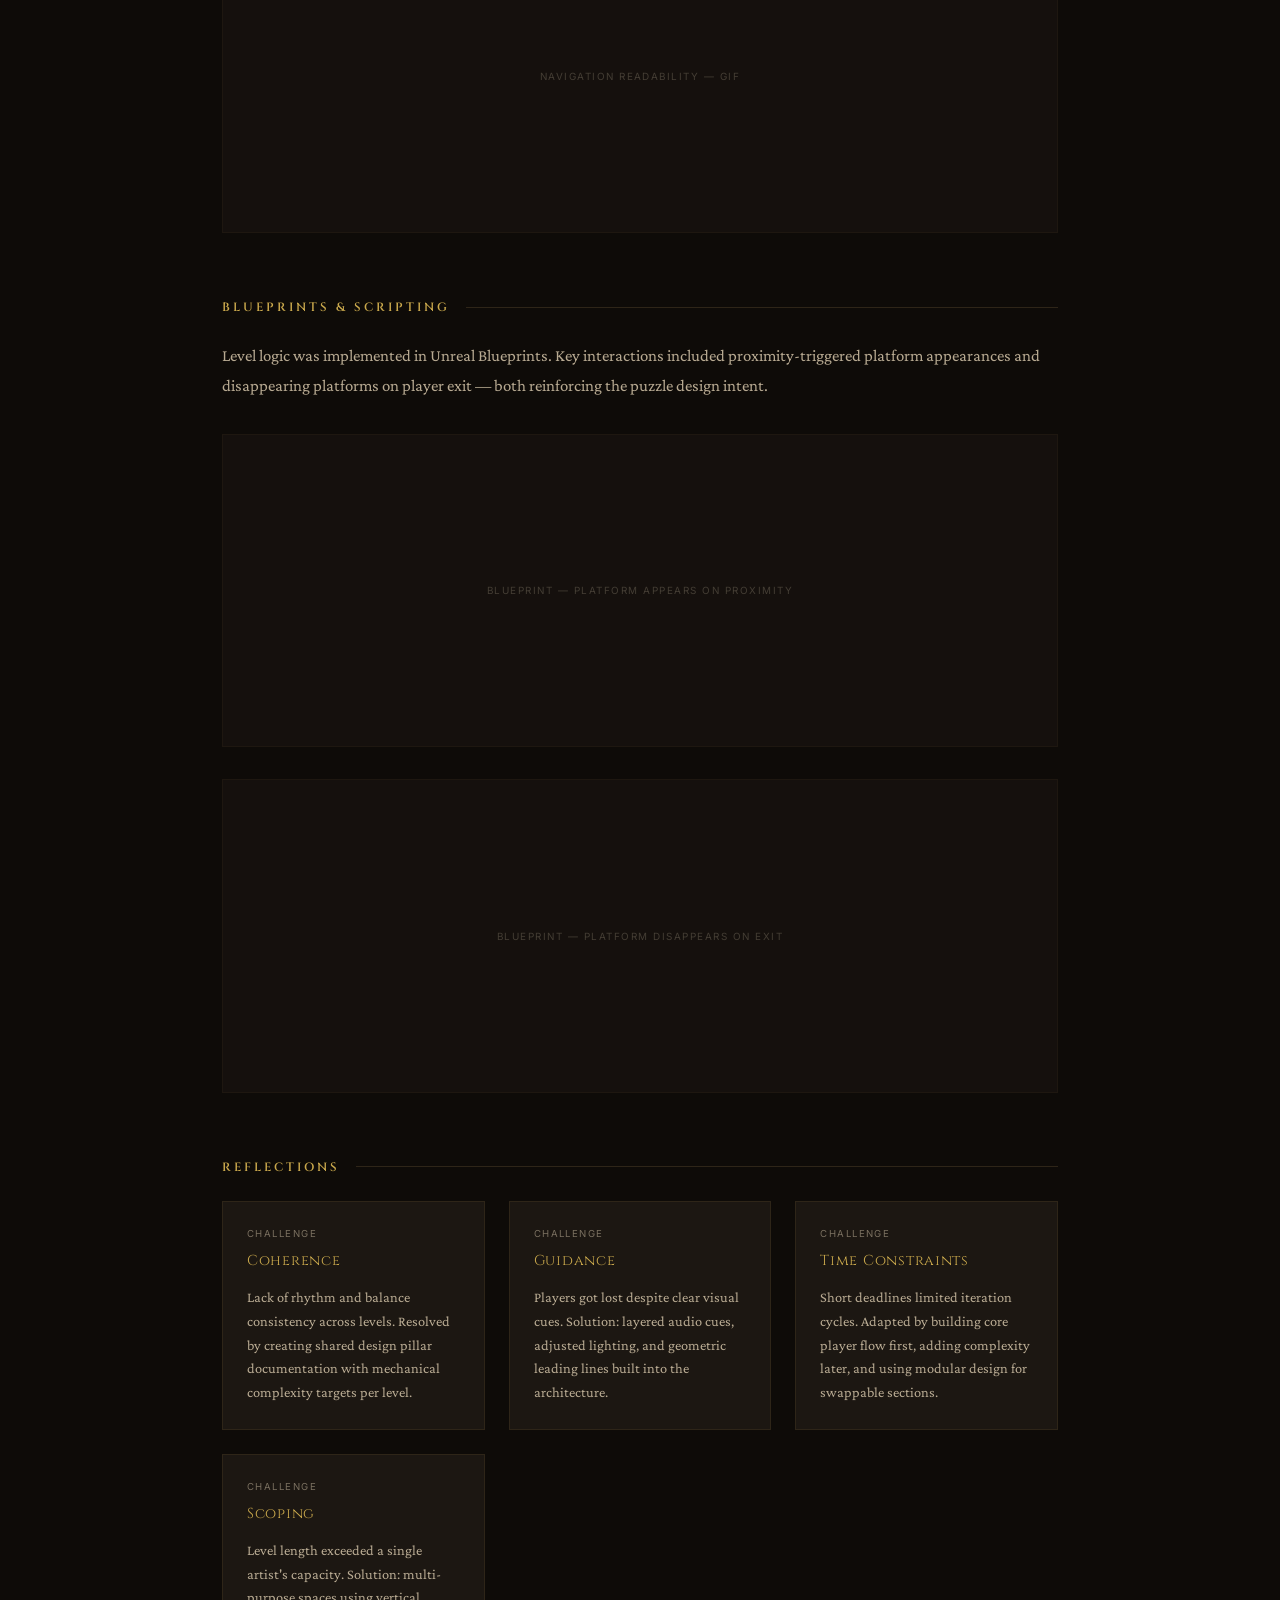
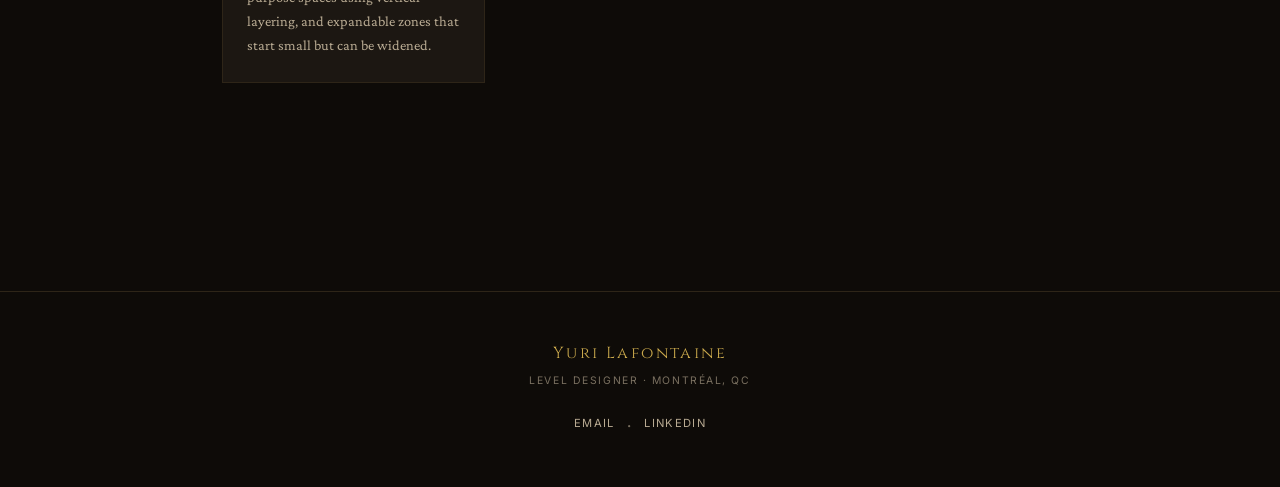
<file: curyeux.html>
<!DOCTYPE html>
<html lang="en">
<head>
  <meta charset="UTF-8" />
  <meta name="viewport" content="width=device-width, initial-scale=1.0"/>
  <title>Curyeux — Yuri Lafontaine</title>
  <link rel="preconnect" href="https://fonts.googleapis.com">
  <link rel="preconnect" href="https://fonts.gstatic.com" crossorigin>
  <link href="https://fonts.googleapis.com/css2?family=Cinzel:wght@400;600;700&family=Crimson+Pro:ital,wght@0,300;0,400;0,600;1,300;1,400&family=Inter:wght@300;400&display=swap" rel="stylesheet">
  <link rel="stylesheet" href="style.css">
</head>
<body>

  <nav class="nav">
    <a href="index.html" class="nav-logo">YL</a>
    <ul class="nav-links">
      <li><a href="index.html">Home</a></li>
      <li class="nav-dropdown">
        <a href="#" class="active">Level Design ▾</a>
        <ul class="dropdown-menu">
          <li><a href="curyeux.html" class="active">Curyeux</a></li>
          <li><a href="cacti.html">Cacti</a></li>
          <li><a href="coming-soon.html" class="coming-soon-link">Untitled Project <span class="badge">Soon</span></a></li>
        </ul>
      </li>
      <li class="nav-dropdown">
        <a href="#">Game Design ▾</a>
        <ul class="dropdown-menu">
          <li><a href="green-witch.html">Green Witch</a></li>
          <li><a href="grand-chef-goblin.html">Grand Chef Goblin</a></li>
          <li><a href="redline.html">Redline</a></li>
        </ul>
      </li>
      <li><a href="about.html">About</a></li>
    </ul>
    <button class="nav-toggle" id="navToggle">☰</button>
  </nav>

  <div class="page-hero">
    <a href="index.html" class="page-back">← Back to Portfolio</a>
    <p class="page-eyebrow">Level Design · Puzzle Platformer</p>
    <h1 class="page-title">Curyeux</h1>
    <p class="page-subtitle">Final level of a published third-person puzzle-platformer</p>
    <div class="page-tags">
      <span class="tag">Unreal Engine 5.4</span>
      <span class="tag">Puzzle Design</span>
      <span class="tag">Narrative</span>
      <span class="tag">Blueprints</span>
      <span class="tag tag-highlight">Published on Steam</span>
    </div>
    <a href="https://store.steampowered.com/app/3814650/Curyeux/" target="_blank" class="ext-link">Play on Steam ↗</a>
    <div class="page-rule"></div>
  </div>

  <div class="page-content">

    <!-- Hero image -->
    <div class="content-img-placeholder content-img-placeholder--wide">Hero Screenshot — Curyeux</div>

    <!-- Overview -->
    <div class="content-section">
      <h2 class="content-heading">Overview</h2>
      <div class="info-grid">
        <div class="info-item">
          <p class="info-label">Role</p>
          <p class="info-value">Level Designer · Game Designer · Lead Assist</p>
        </div>
        <div class="info-item">
          <p class="info-label">Engine</p>
          <p class="info-value">Unreal Engine 5.4</p>
        </div>
        <div class="info-item">
          <p class="info-label">Duration</p>
          <p class="info-value">15-Week Production</p>
        </div>
        <div class="info-item">
          <p class="info-label">Focus</p>
          <p class="info-value">Puzzle Design · Pacing · Narrative Arc</p>
        </div>
      </div>
      <div class="content-body">
        <p>Curyeux is a published third-person puzzle-platformer. I designed the final level — a slow-paced, introspective experience built around mastering mobile platforms and culminating in a cinematic meeting with the player character's inner child.</p>
        <p>As Lead Assist, I also handled interdepartmental communication, coordinating between design, art, and programming teams throughout production.</p>
      </div>
    </div>

    <!-- Intentions -->
    <div class="content-section">
      <h2 class="content-heading">Design Intentions</h2>
      <div class="content-body">
        <p>The level was built around three pillars: mastering the mobile platforms introduced earlier in the game, a slow and cozy pace suited to the game's introspective tone, and a narrative arc that leads to an emotional payoff — meeting the player's inner child.</p>
        <p>Three puzzle sections of increasing difficulty are each preceded by a narrative event, building emotional momentum toward the final cinematic.</p>
      </div>
      <div class="content-img-placeholder content-img-placeholder--wide">Flowchart & Level Overview</div>
    </div>

    <!-- Production -->
    <div class="content-section">
      <h2 class="content-heading">Production</h2>
      <div class="content-body">
        <p>The level began with research, a 2D plan, and a full Level Design Document. Construction followed the plan with regular playtests and feedback loops.</p>
      </div>

      <div class="content-img-placeholder content-img-placeholder--wide">Initial Blockout — GIF</div>

      <div class="content-body" style="margin-top: 1.5rem;">
        <p><strong style="color: var(--text);">Problem:</strong> Mobile platforms discouraged exploration — players ignored them and moved on.<br>
        <strong style="color: var(--text);">Solution:</strong> Replaced with stairs and widened the space.<br>
        <strong style="color: var(--text);">Result:</strong> Improved exploration flow, better pacing, and more creative freedom for the art team.</p>
      </div>

      <div class="content-img-placeholder content-img-placeholder--wide">Platform Iteration — GIF</div>

      <div class="content-body" style="margin-top: 1.5rem;">
        <p><strong style="color: var(--text);">Problem:</strong> Players couldn't find the platforms — readability was low.<br>
        <strong style="color: var(--text);">Solution:</strong> Added verticality, centralized platforms within camera framing.<br>
        <strong style="color: var(--text);">Result:</strong> Transformed an observation puzzle into a physical navigation challenge with much better readability.</p>
      </div>

      <div class="content-img-placeholder content-img-placeholder--wide">Navigation Readability — GIF</div>
    </div>

    <!-- Scripting -->
    <div class="content-section">
      <h2 class="content-heading">Blueprints & Scripting</h2>
      <div class="content-body">
        <p>Level logic was implemented in Unreal Blueprints. Key interactions included proximity-triggered platform appearances and disappearing platforms on player exit — both reinforcing the puzzle design intent.</p>
      </div>
      <div class="content-img-placeholder content-img-placeholder--wide">Blueprint — Platform Appears on Proximity</div>
      <div class="content-img-placeholder content-img-placeholder--wide" style="margin-top: 1rem;">Blueprint — Platform Disappears on Exit</div>
    </div>

    <!-- Reflections -->
    <div class="content-section">
      <h2 class="content-heading">Reflections</h2>
      <div class="reflection-grid">
        <div class="reflection-card">
          <p class="reflection-problem">Challenge</p>
          <p class="reflection-title">Coherence</p>
          <p class="reflection-body">Lack of rhythm and balance consistency across levels. Resolved by creating shared design pillar documentation with mechanical complexity targets per level.</p>
        </div>
        <div class="reflection-card">
          <p class="reflection-problem">Challenge</p>
          <p class="reflection-title">Guidance</p>
          <p class="reflection-body">Players got lost despite clear visual cues. Solution: layered audio cues, adjusted lighting, and geometric leading lines built into the architecture.</p>
        </div>
        <div class="reflection-card">
          <p class="reflection-problem">Challenge</p>
          <p class="reflection-title">Time Constraints</p>
          <p class="reflection-body">Short deadlines limited iteration cycles. Adapted by building core player flow first, adding complexity later, and using modular design for swappable sections.</p>
        </div>
        <div class="reflection-card">
          <p class="reflection-problem">Challenge</p>
          <p class="reflection-title">Scoping</p>
          <p class="reflection-body">Level length exceeded a single artist's capacity. Solution: multi-purpose spaces using vertical layering, and expandable zones that start small but can be widened.</p>
        </div>
      </div>
    </div>

  </div>

  <footer class="footer">
    <div class="footer-inner">
      <p class="footer-name">Yuri Lafontaine</p>
      <p class="footer-role">Level Designer · Montréal, QC</p>
      <div class="footer-links">
        <a href="mailto:your@email.com" class="footer-link">Email</a>
        <span class="footer-sep">·</span>
        <a href="https://linkedin.com/in/yourprofile" target="_blank" class="footer-link">LinkedIn</a>
      </div>
    </div>
  </footer>

  <script src="main.js"></script>
</body>
</html>
</file>
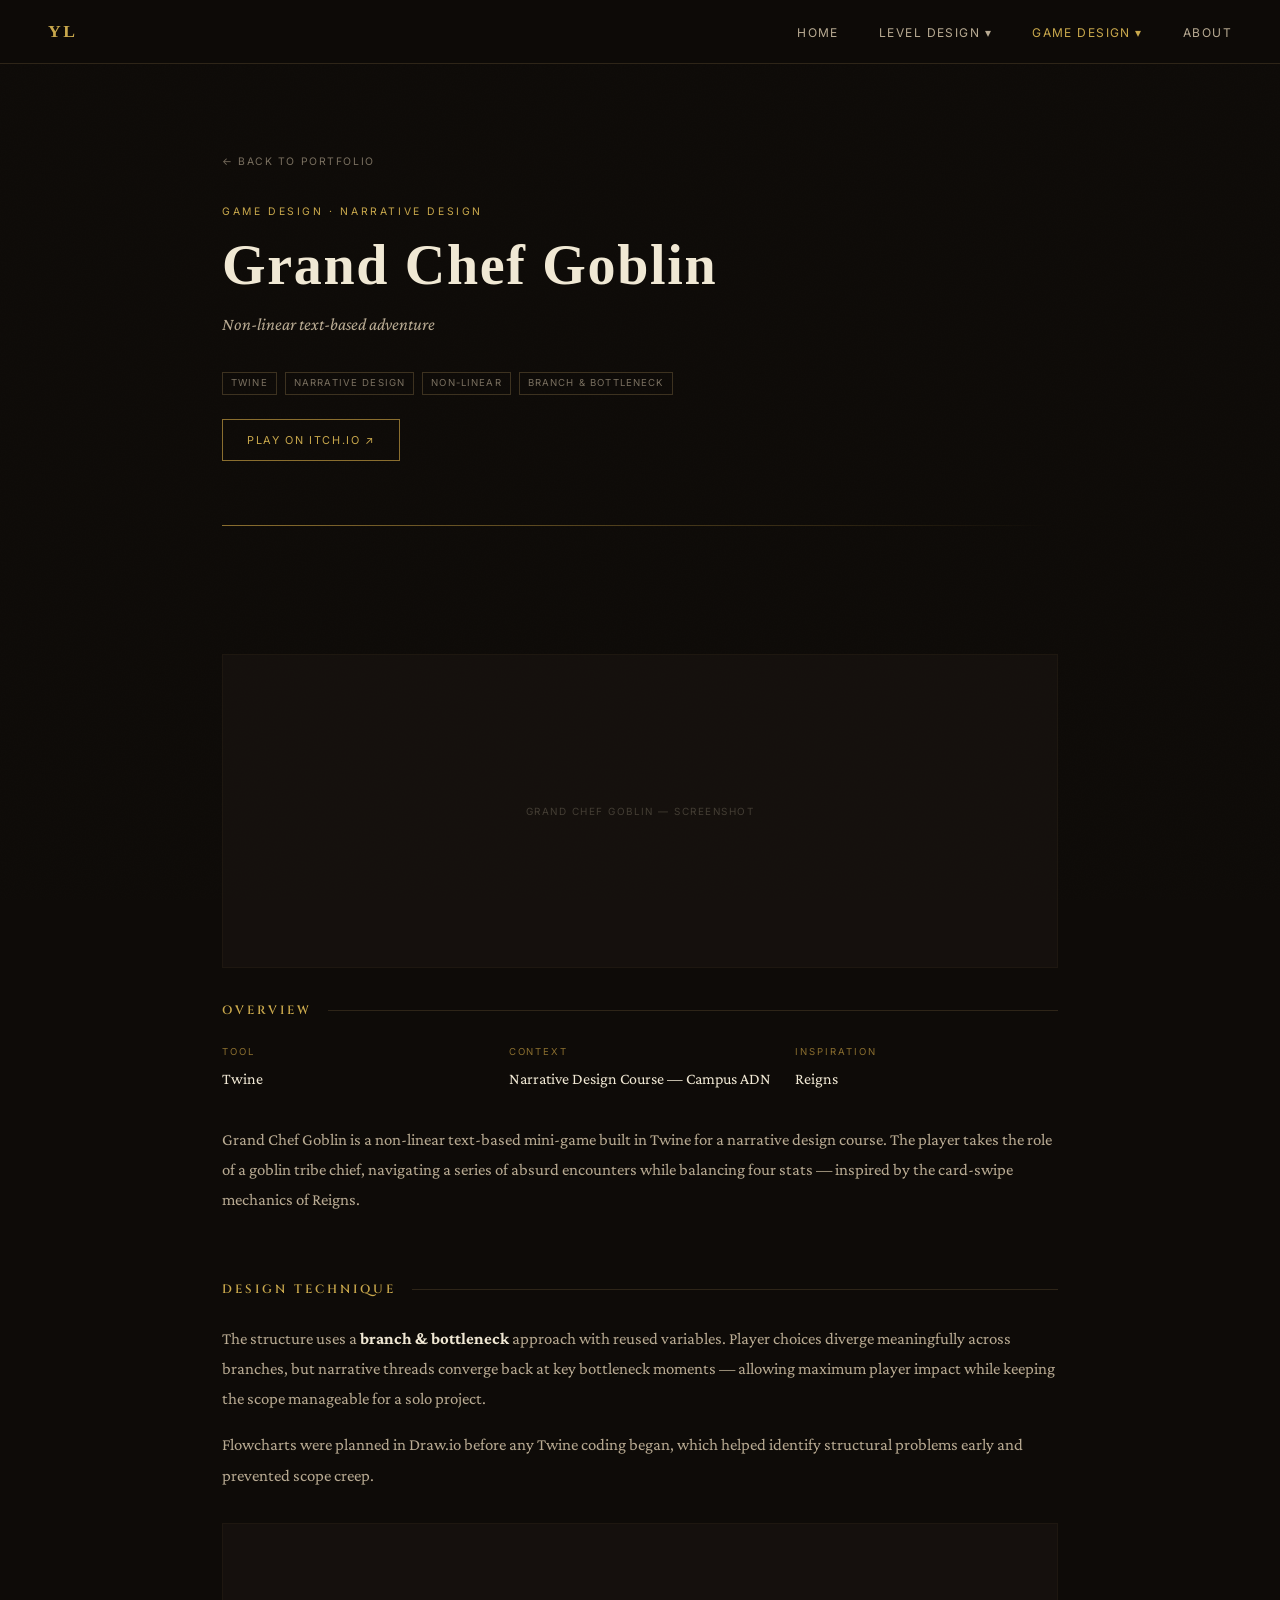
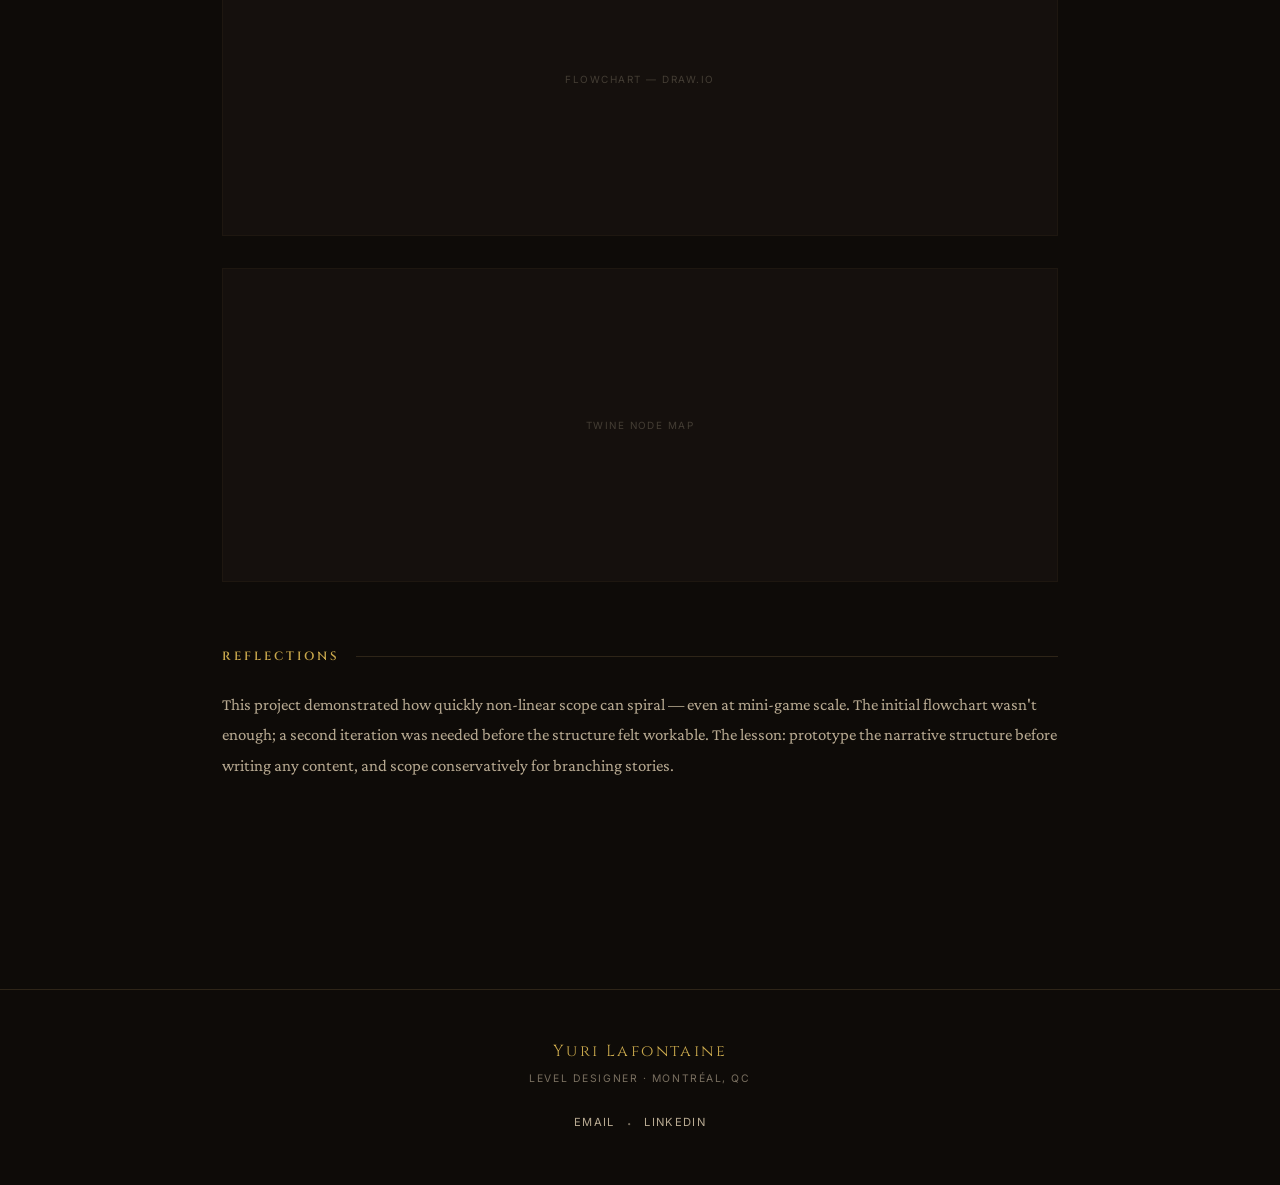
<file: grand-chef-goblin.html>
<!DOCTYPE html>
<html lang="en">
<head>
  <meta charset="UTF-8" />
  <meta name="viewport" content="width=device-width, initial-scale=1.0"/>
  <title>Grand Chef Goblin — Yuri Lafontaine</title>
  <link rel="preconnect" href="https://fonts.googleapis.com">
  <link rel="preconnect" href="https://fonts.gstatic.com" crossorigin>
  <link href="https://fonts.googleapis.com/css2?family=Cinzel:wght@400;600;700&family=Crimson+Pro:ital,wght@0,300;0,400;0,600;1,300;1,400&family=Inter:wght@300;400&display=swap" rel="stylesheet">
  <link rel="stylesheet" href="style.css">
</head>
<body>

  <nav class="nav">
    <a href="index.html" class="nav-logo">YL</a>
    <ul class="nav-links">
      <li><a href="index.html">Home</a></li>
      <li class="nav-dropdown">
        <a href="#">Level Design ▾</a>
        <ul class="dropdown-menu">
          <li><a href="curyeux.html">Curyeux</a></li>
          <li><a href="cacti.html">Cacti</a></li>
          <li><a href="coming-soon.html" class="coming-soon-link">Untitled Project <span class="badge">Soon</span></a></li>
        </ul>
      </li>
      <li class="nav-dropdown">
        <a href="#" class="active">Game Design ▾</a>
        <ul class="dropdown-menu">
          <li><a href="green-witch.html">Green Witch</a></li>
          <li><a href="grand-chef-goblin.html" class="active">Grand Chef Goblin</a></li>
          <li><a href="redline.html">Redline</a></li>
        </ul>
      </li>
      <li><a href="about.html">About</a></li>
    </ul>
    <button class="nav-toggle" id="navToggle">☰</button>
  </nav>

  <div class="page-hero">
    <a href="index.html" class="page-back">← Back to Portfolio</a>
    <p class="page-eyebrow">Game Design · Narrative Design</p>
    <h1 class="page-title">Grand Chef Goblin</h1>
    <p class="page-subtitle">Non-linear text-based adventure</p>
    <div class="page-tags">
      <span class="tag">Twine</span>
      <span class="tag">Narrative Design</span>
      <span class="tag">Non-Linear</span>
      <span class="tag">Branch & Bottleneck</span>
    </div>
    <a href="https://yurilt.itch.io/le-village" target="_blank" class="ext-link">Play on Itch.io ↗</a>
    <div class="page-rule"></div>
  </div>

  <div class="page-content">

    <div class="content-img-placeholder content-img-placeholder--wide">Grand Chef Goblin — Screenshot</div>

    <div class="content-section">
      <h2 class="content-heading">Overview</h2>
      <div class="info-grid">
        <div class="info-item">
          <p class="info-label">Tool</p>
          <p class="info-value">Twine</p>
        </div>
        <div class="info-item">
          <p class="info-label">Context</p>
          <p class="info-value">Narrative Design Course — Campus ADN</p>
        </div>
        <div class="info-item">
          <p class="info-label">Inspiration</p>
          <p class="info-value">Reigns</p>
        </div>
      </div>
      <div class="content-body">
        <p>Grand Chef Goblin is a non-linear text-based mini-game built in Twine for a narrative design course. The player takes the role of a goblin tribe chief, navigating a series of absurd encounters while balancing four stats — inspired by the card-swipe mechanics of Reigns.</p>
      </div>
    </div>

    <div class="content-section">
      <h2 class="content-heading">Design Technique</h2>
      <div class="content-body">
        <p>The structure uses a <strong style="color:var(--text);">branch & bottleneck</strong> approach with reused variables. Player choices diverge meaningfully across branches, but narrative threads converge back at key bottleneck moments — allowing maximum player impact while keeping the scope manageable for a solo project.</p>
        <p>Flowcharts were planned in Draw.io before any Twine coding began, which helped identify structural problems early and prevented scope creep.</p>
      </div>
      <div class="content-img-placeholder content-img-placeholder--wide">Flowchart — Draw.io</div>
      <div class="content-img-placeholder content-img-placeholder--wide" style="margin-top:1rem;">Twine Node Map</div>
    </div>

    <div class="content-section">
      <h2 class="content-heading">Reflections</h2>
      <div class="content-body">
        <p>This project demonstrated how quickly non-linear scope can spiral — even at mini-game scale. The initial flowchart wasn't enough; a second iteration was needed before the structure felt workable. The lesson: prototype the narrative structure before writing any content, and scope conservatively for branching stories.</p>
      </div>
    </div>

  </div>

  <footer class="footer">
    <div class="footer-inner">
      <p class="footer-name">Yuri Lafontaine</p>
      <p class="footer-role">Level Designer · Montréal, QC</p>
      <div class="footer-links">
        <a href="mailto:your@email.com" class="footer-link">Email</a>
        <span class="footer-sep">·</span>
        <a href="https://linkedin.com/in/yourprofile" target="_blank" class="footer-link">LinkedIn</a>
      </div>
    </div>
  </footer>

  <script src="main.js"></script>
</body>
</html>
</file>
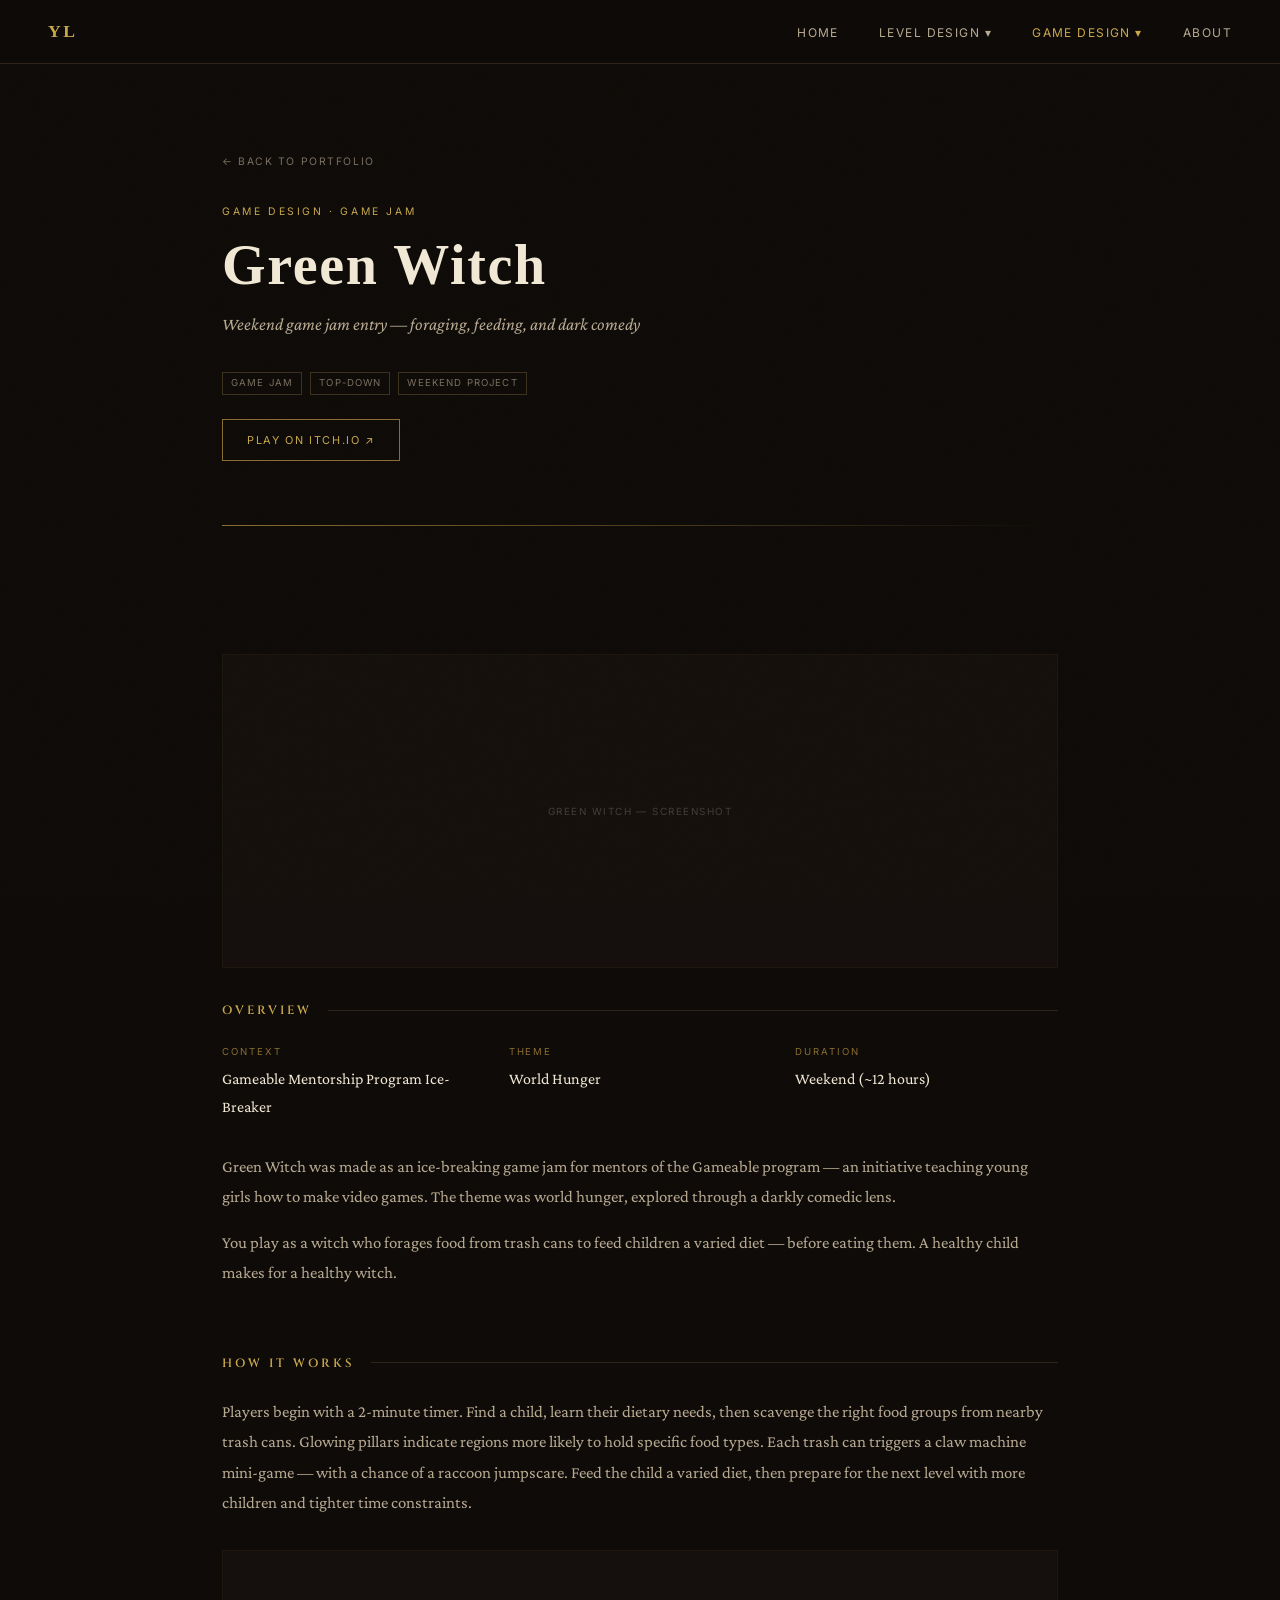
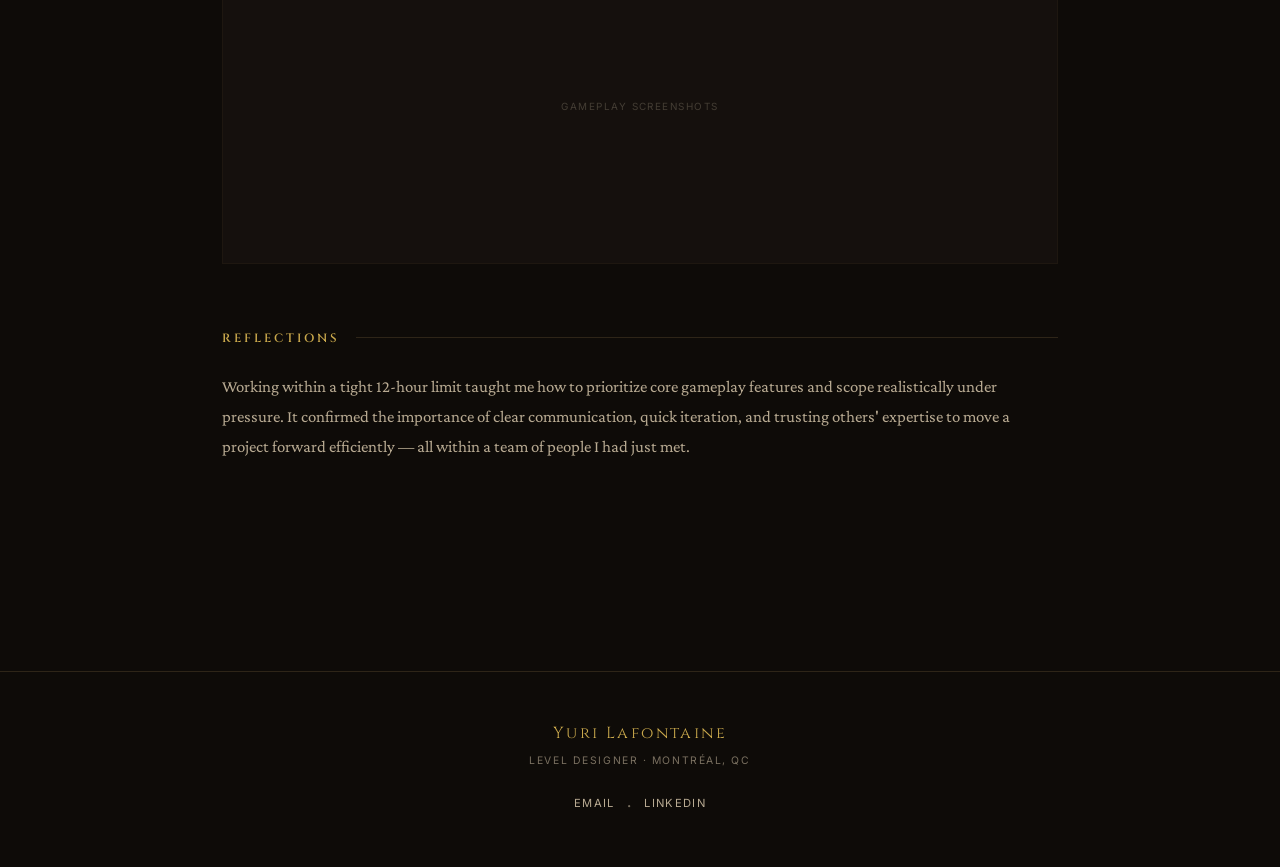
<file: green-witch.html>
<!DOCTYPE html>
<html lang="en">
<head>
  <meta charset="UTF-8" />
  <meta name="viewport" content="width=device-width, initial-scale=1.0"/>
  <title>Green Witch — Yuri Lafontaine</title>
  <link rel="preconnect" href="https://fonts.googleapis.com">
  <link rel="preconnect" href="https://fonts.gstatic.com" crossorigin>
  <link href="https://fonts.googleapis.com/css2?family=Cinzel:wght@400;600;700&family=Crimson+Pro:ital,wght@0,300;0,400;0,600;1,300;1,400&family=Inter:wght@300;400&display=swap" rel="stylesheet">
  <link rel="stylesheet" href="style.css">
</head>
<body>

  <nav class="nav">
    <a href="index.html" class="nav-logo">YL</a>
    <ul class="nav-links">
      <li><a href="index.html">Home</a></li>
      <li class="nav-dropdown">
        <a href="#">Level Design ▾</a>
        <ul class="dropdown-menu">
          <li><a href="curyeux.html">Curyeux</a></li>
          <li><a href="cacti.html">Cacti</a></li>
          <li><a href="coming-soon.html" class="coming-soon-link">Untitled Project <span class="badge">Soon</span></a></li>
        </ul>
      </li>
      <li class="nav-dropdown">
        <a href="#" class="active">Game Design ▾</a>
        <ul class="dropdown-menu">
          <li><a href="green-witch.html" class="active">Green Witch</a></li>
          <li><a href="grand-chef-goblin.html">Grand Chef Goblin</a></li>
          <li><a href="redline.html">Redline</a></li>
        </ul>
      </li>
      <li><a href="about.html">About</a></li>
    </ul>
    <button class="nav-toggle" id="navToggle">☰</button>
  </nav>

  <div class="page-hero">
    <a href="index.html" class="page-back">← Back to Portfolio</a>
    <p class="page-eyebrow">Game Design · Game Jam</p>
    <h1 class="page-title">Green Witch</h1>
    <p class="page-subtitle">Weekend game jam entry — foraging, feeding, and dark comedy</p>
    <div class="page-tags">
      <span class="tag">Game Jam</span>
      <span class="tag">Top-Down</span>
      <span class="tag">Weekend Project</span>
    </div>
    <a href="https://martinbriands.itch.io/greenwitch" target="_blank" class="ext-link">Play on Itch.io ↗</a>
    <div class="page-rule"></div>
  </div>

  <div class="page-content">

    <div class="content-img-placeholder content-img-placeholder--wide">Green Witch — Screenshot</div>

    <div class="content-section">
      <h2 class="content-heading">Overview</h2>
      <div class="info-grid">
        <div class="info-item">
          <p class="info-label">Context</p>
          <p class="info-value">Gameable Mentorship Program Ice-Breaker</p>
        </div>
        <div class="info-item">
          <p class="info-label">Theme</p>
          <p class="info-value">World Hunger</p>
        </div>
        <div class="info-item">
          <p class="info-label">Duration</p>
          <p class="info-value">Weekend (~12 hours)</p>
        </div>
      </div>
      <div class="content-body">
        <p>Green Witch was made as an ice-breaking game jam for mentors of the Gameable program — an initiative teaching young girls how to make video games. The theme was world hunger, explored through a darkly comedic lens.</p>
        <p>You play as a witch who forages food from trash cans to feed children a varied diet — before eating them. A healthy child makes for a healthy witch.</p>
      </div>
    </div>

    <div class="content-section">
      <h2 class="content-heading">How It Works</h2>
      <div class="content-body">
        <p>Players begin with a 2-minute timer. Find a child, learn their dietary needs, then scavenge the right food groups from nearby trash cans. Glowing pillars indicate regions more likely to hold specific food types. Each trash can triggers a claw machine mini-game — with a chance of a raccoon jumpscare. Feed the child a varied diet, then prepare for the next level with more children and tighter time constraints.</p>
      </div>
      <div class="content-img-placeholder content-img-placeholder--wide">Gameplay Screenshots</div>
    </div>

    <div class="content-section">
      <h2 class="content-heading">Reflections</h2>
      <div class="content-body">
        <p>Working within a tight 12-hour limit taught me how to prioritize core gameplay features and scope realistically under pressure. It confirmed the importance of clear communication, quick iteration, and trusting others' expertise to move a project forward efficiently — all within a team of people I had just met.</p>
      </div>
    </div>

  </div>

  <footer class="footer">
    <div class="footer-inner">
      <p class="footer-name">Yuri Lafontaine</p>
      <p class="footer-role">Level Designer · Montréal, QC</p>
      <div class="footer-links">
        <a href="mailto:your@email.com" class="footer-link">Email</a>
        <span class="footer-sep">·</span>
        <a href="https://linkedin.com/in/yourprofile" target="_blank" class="footer-link">LinkedIn</a>
      </div>
    </div>
  </footer>

  <script src="main.js"></script>
</body>
</html>
</file>
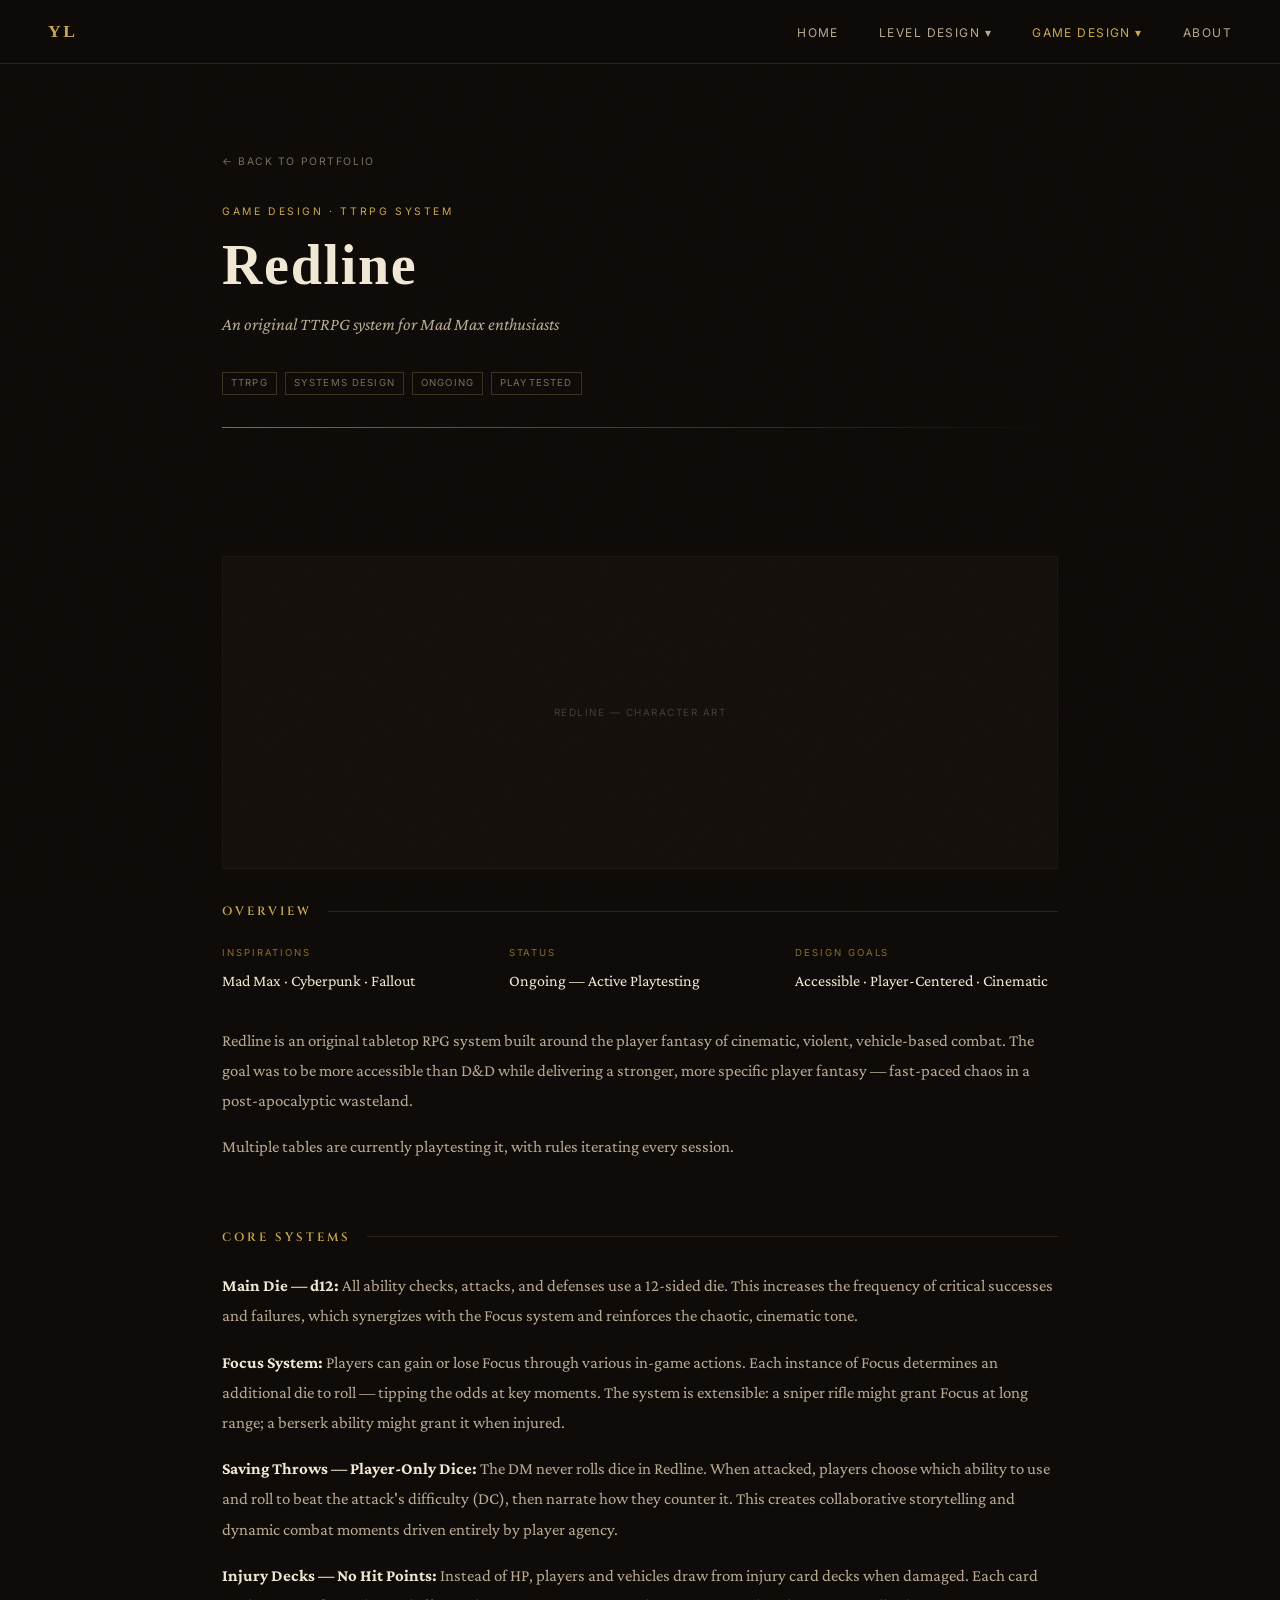
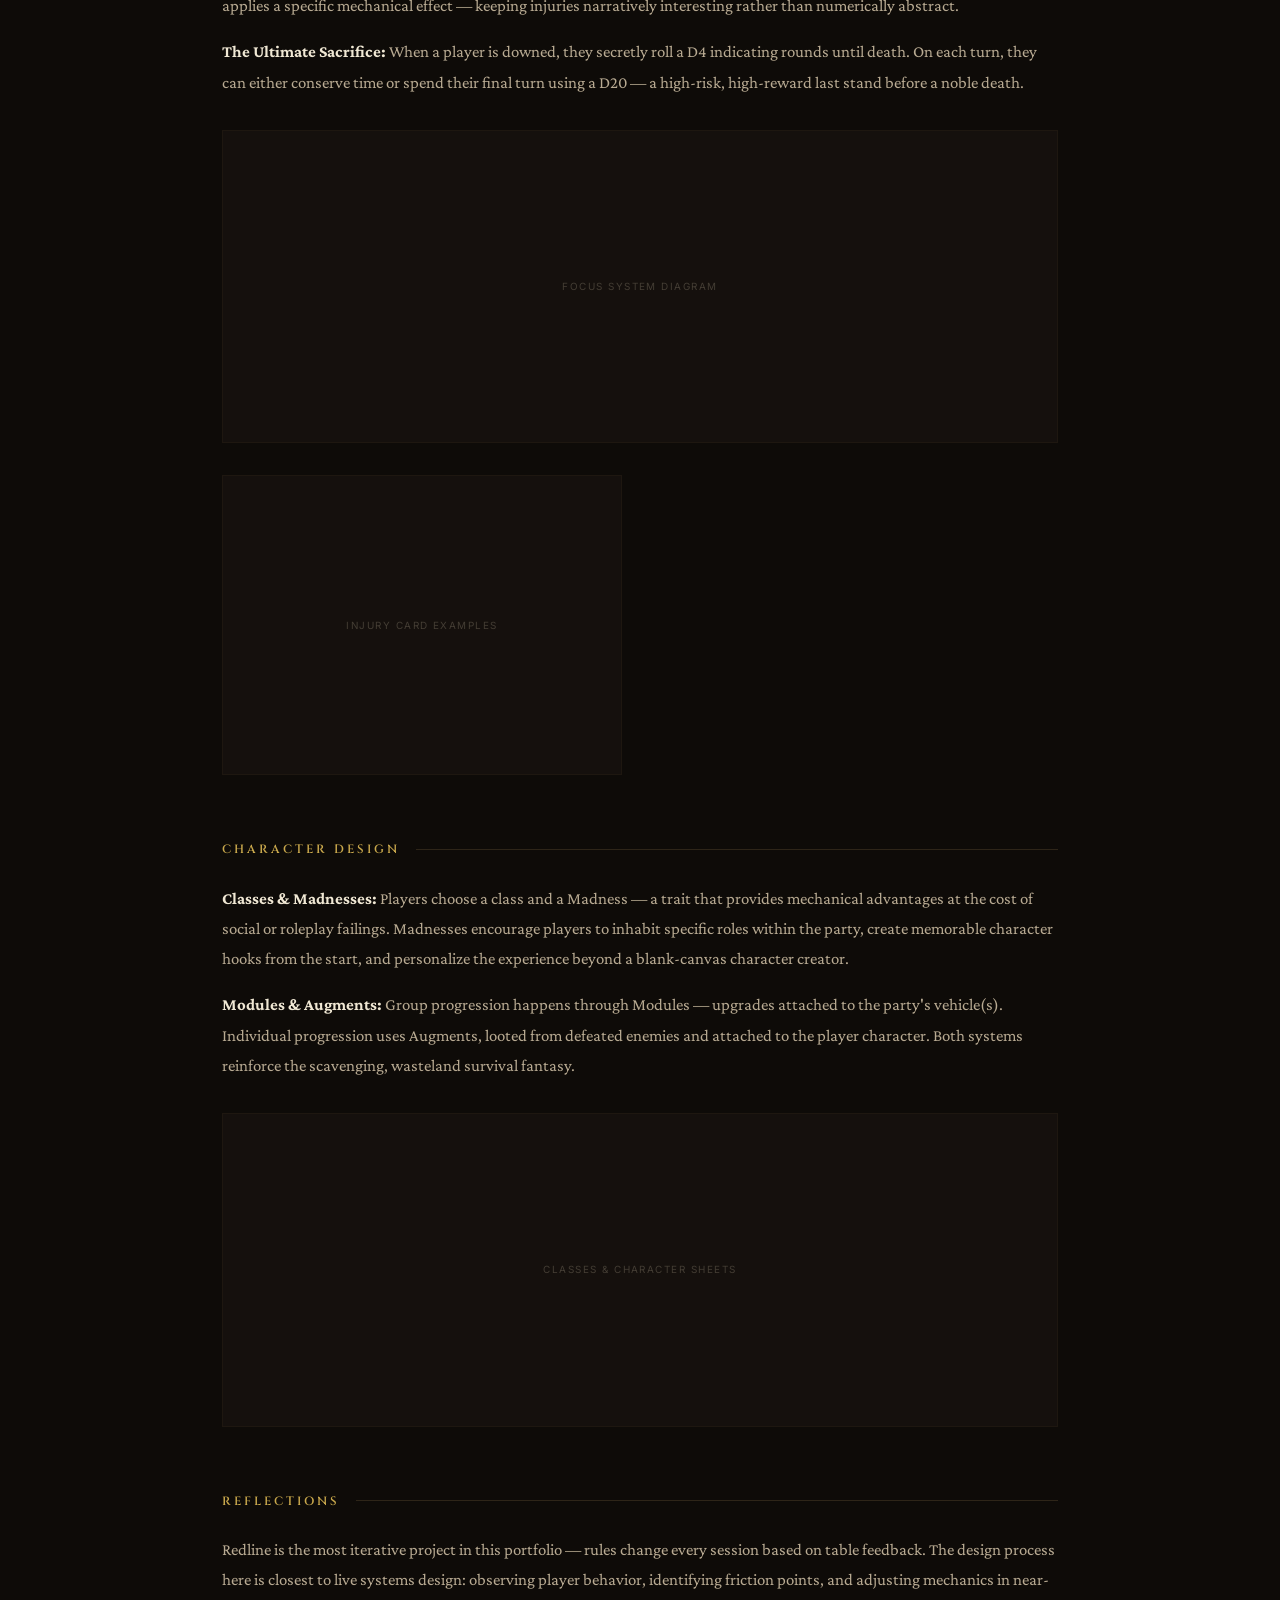
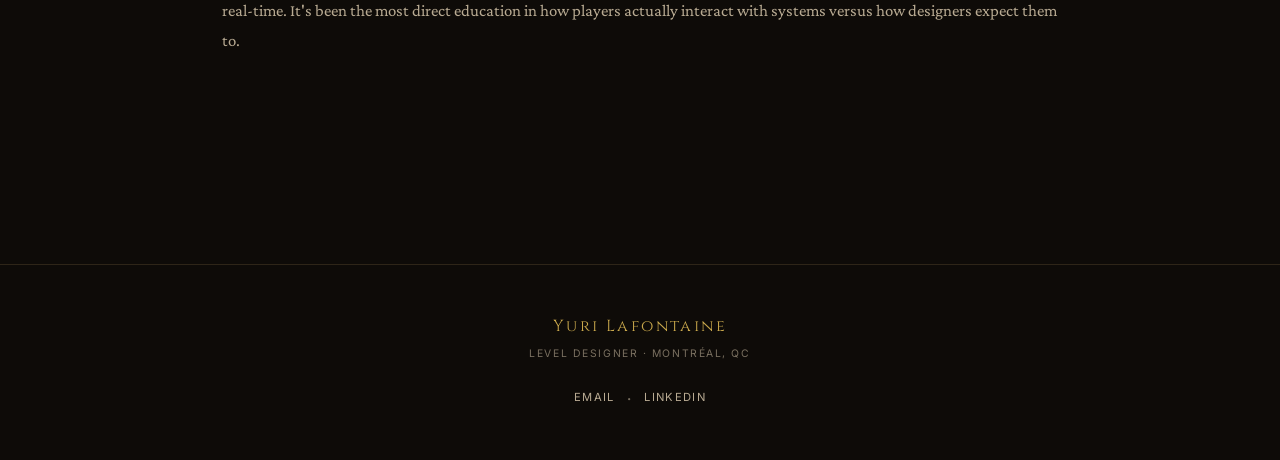
<file: redline.html>
<!DOCTYPE html>
<html lang="en">
<head>
  <meta charset="UTF-8" />
  <meta name="viewport" content="width=device-width, initial-scale=1.0"/>
  <title>Redline — Yuri Lafontaine</title>
  <link rel="preconnect" href="https://fonts.googleapis.com">
  <link rel="preconnect" href="https://fonts.gstatic.com" crossorigin>
  <link href="https://fonts.googleapis.com/css2?family=Cinzel:wght@400;600;700&family=Crimson+Pro:ital,wght@0,300;0,400;0,600;1,300;1,400&family=Inter:wght@300;400&display=swap" rel="stylesheet">
  <link rel="stylesheet" href="style.css">
</head>
<body>

  <nav class="nav">
    <a href="index.html" class="nav-logo">YL</a>
    <ul class="nav-links">
      <li><a href="index.html">Home</a></li>
      <li class="nav-dropdown">
        <a href="#">Level Design ▾</a>
        <ul class="dropdown-menu">
          <li><a href="curyeux.html">Curyeux</a></li>
          <li><a href="cacti.html">Cacti</a></li>
          <li><a href="coming-soon.html" class="coming-soon-link">Untitled Project <span class="badge">Soon</span></a></li>
        </ul>
      </li>
      <li class="nav-dropdown">
        <a href="#" class="active">Game Design ▾</a>
        <ul class="dropdown-menu">
          <li><a href="green-witch.html">Green Witch</a></li>
          <li><a href="grand-chef-goblin.html">Grand Chef Goblin</a></li>
          <li><a href="redline.html" class="active">Redline</a></li>
        </ul>
      </li>
      <li><a href="about.html">About</a></li>
    </ul>
    <button class="nav-toggle" id="navToggle">☰</button>
  </nav>

  <div class="page-hero">
    <a href="index.html" class="page-back">← Back to Portfolio</a>
    <p class="page-eyebrow">Game Design · TTRPG System</p>
    <h1 class="page-title">Redline</h1>
    <p class="page-subtitle">An original TTRPG system for Mad Max enthusiasts</p>
    <div class="page-tags">
      <span class="tag">TTRPG</span>
      <span class="tag">Systems Design</span>
      <span class="tag">Ongoing</span>
      <span class="tag">Playtested</span>
    </div>
    <div class="page-rule"></div>
  </div>

  <div class="page-content">

    <div class="content-img-placeholder content-img-placeholder--wide">Redline — Character Art</div>

    <div class="content-section">
      <h2 class="content-heading">Overview</h2>
      <div class="info-grid">
        <div class="info-item">
          <p class="info-label">Inspirations</p>
          <p class="info-value">Mad Max · Cyberpunk · Fallout</p>
        </div>
        <div class="info-item">
          <p class="info-label">Status</p>
          <p class="info-value">Ongoing — Active Playtesting</p>
        </div>
        <div class="info-item">
          <p class="info-label">Design Goals</p>
          <p class="info-value">Accessible · Player-Centered · Cinematic</p>
        </div>
      </div>
      <div class="content-body">
        <p>Redline is an original tabletop RPG system built around the player fantasy of cinematic, violent, vehicle-based combat. The goal was to be more accessible than D&D while delivering a stronger, more specific player fantasy — fast-paced chaos in a post-apocalyptic wasteland.</p>
        <p>Multiple tables are currently playtesting it, with rules iterating every session.</p>
      </div>
    </div>

    <div class="content-section">
      <h2 class="content-heading">Core Systems</h2>

      <div class="content-body">
        <p><strong style="color:var(--text);">Main Die — d12:</strong> All ability checks, attacks, and defenses use a 12-sided die. This increases the frequency of critical successes and failures, which synergizes with the Focus system and reinforces the chaotic, cinematic tone.</p>

        <p><strong style="color:var(--text);">Focus System:</strong> Players can gain or lose Focus through various in-game actions. Each instance of Focus determines an additional die to roll — tipping the odds at key moments. The system is extensible: a sniper rifle might grant Focus at long range; a berserk ability might grant it when injured.</p>

        <p><strong style="color:var(--text);">Saving Throws — Player-Only Dice:</strong> The DM never rolls dice in Redline. When attacked, players choose which ability to use and roll to beat the attack's difficulty (DC), then narrate how they counter it. This creates collaborative storytelling and dynamic combat moments driven entirely by player agency.</p>

        <p><strong style="color:var(--text);">Injury Decks — No Hit Points:</strong> Instead of HP, players and vehicles draw from injury card decks when damaged. Each card applies a specific mechanical effect — keeping injuries narratively interesting rather than numerically abstract.</p>

        <p><strong style="color:var(--text);">The Ultimate Sacrifice:</strong> When a player is downed, they secretly roll a D4 indicating rounds until death. On each turn, they can either conserve time or spend their final turn using a D20 — a high-risk, high-reward last stand before a noble death.</p>
      </div>

      <div class="content-img-placeholder content-img-placeholder--wide">Focus System Diagram</div>
      <div class="content-img-placeholder content-img-placeholder--tall" style="max-width:400px; margin-top:1rem;">Injury Card Examples</div>
    </div>

    <div class="content-section">
      <h2 class="content-heading">Character Design</h2>
      <div class="content-body">
        <p><strong style="color:var(--text);">Classes & Madnesses:</strong> Players choose a class and a Madness — a trait that provides mechanical advantages at the cost of social or roleplay failings. Madnesses encourage players to inhabit specific roles within the party, create memorable character hooks from the start, and personalize the experience beyond a blank-canvas character creator.</p>

        <p><strong style="color:var(--text);">Modules & Augments:</strong> Group progression happens through Modules — upgrades attached to the party's vehicle(s). Individual progression uses Augments, looted from defeated enemies and attached to the player character. Both systems reinforce the scavenging, wasteland survival fantasy.</p>
      </div>
      <div class="content-img-placeholder content-img-placeholder--wide">Classes & Character Sheets</div>
    </div>

    <div class="content-section">
      <h2 class="content-heading">Reflections</h2>
      <div class="content-body">
        <p>Redline is the most iterative project in this portfolio — rules change every session based on table feedback. The design process here is closest to live systems design: observing player behavior, identifying friction points, and adjusting mechanics in near-real-time. It's been the most direct education in how players actually interact with systems versus how designers expect them to.</p>
      </div>
    </div>

  </div>

  <footer class="footer">
    <div class="footer-inner">
      <p class="footer-name">Yuri Lafontaine</p>
      <p class="footer-role">Level Designer · Montréal, QC</p>
      <div class="footer-links">
        <a href="mailto:your@email.com" class="footer-link">Email</a>
        <span class="footer-sep">·</span>
        <a href="https://linkedin.com/in/yourprofile" target="_blank" class="footer-link">LinkedIn</a>
      </div>
    </div>
  </footer>

  <script src="main.js"></script>
</body>
</html>
</file>
<file: style.css>
/* ============================================
   YURI LAFONTAINE — PORTFOLIO
   Dark Fantasy Theme · Aged Gold Accent
   ============================================ */

:root {
  --bg:           #0e0b08;
  --bg-card:      #13100c;
  --bg-card-hover:#1a1510;
  --surface:      #1c1712;
  --border:       #2e2518;
  --border-light: #3d3220;

  --gold:         #c9a84c;
  --gold-dim:     #8a6e2f;
  --gold-bright:  #e2c06a;
  --gold-glow:    rgba(201, 168, 76, 0.15);

  --text:         #f0e8d4;
  --text-muted:   #b8aa92;
  --text-dim:     #7a7060;

  --font-display: 'Cinzel', serif;
  --font-name:    'Caudex', serif;
  --font-body:    'Crimson Pro', serif;
  --font-ui:      'Inter', sans-serif;

  --radius:       2px;
  --transition:   0.3s ease;
}

/* ---- RESET ---- */
*, *::before, *::after { box-sizing: border-box; margin: 0; padding: 0; }
html { scroll-behavior: smooth; }

body {
  background: var(--bg);
  color: var(--text);
  font-family: var(--font-body);
  font-size: 18px;
  line-height: 1.7;
  overflow-x: hidden;
}

/* Subtle parchment noise texture overlay */
body::before {
  content: '';
  position: fixed;
  inset: 0;
  background-image: url("data:image/svg+xml,%3Csvg xmlns='http://www.w3.org/2000/svg' width='300' height='300'%3E%3Cfilter id='n'%3E%3CfeTurbulence type='fractalNoise' baseFrequency='0.75' numOctaves='4' stitchTiles='stitch'/%3E%3C/filter%3E%3Crect width='300' height='300' filter='url(%23n)' opacity='0.03'/%3E%3C/svg%3E");
  pointer-events: none;
  z-index: 0;
  opacity: 0.4;
}

a { text-decoration: none; color: inherit; }
img { max-width: 100%; display: block; }

/* ============================================
   NAVIGATION
   ============================================ */
.nav {
  position: fixed;
  top: 0; left: 0; right: 0;
  z-index: 100;
  display: flex;
  align-items: center;
  justify-content: space-between;
  padding: 0 3rem;
  height: 64px;
  background: rgba(14, 11, 8, 0.92);
  backdrop-filter: blur(8px);
  border-bottom: 1px solid var(--border);
}

.nav-logo {
  font-family: var(--font-name);
  font-size: 1.1rem;
  font-weight: 700;
  color: var(--gold);
  letter-spacing: 0.15em;
  transition: color var(--transition);
}
.nav-logo:hover { color: var(--gold-bright); }

.nav-links {
  display: flex;
  list-style: none;
  gap: 2.5rem;
  align-items: center;
}

.nav-links a {
  font-family: var(--font-ui);
  font-size: 0.75rem;
  font-weight: 400;
  letter-spacing: 0.12em;
  text-transform: uppercase;
  color: var(--text-muted);
  transition: color var(--transition);
}
.nav-links a:hover,
.nav-links a.active { color: var(--gold); }

/* Dropdowns */
.nav-dropdown { position: relative; }

.dropdown-menu {
  display: none;
  position: absolute;
  top: 100%;
  left: 50%;
  transform: translateX(-50%);
  background: var(--surface);
  border: 1px solid var(--border-light);
  list-style: none;
  min-width: 200px;
  padding: 0.8rem 0 0.5rem;
  z-index: 200;
}

.nav-dropdown::after {
  content: '';
  position: absolute;
  top: 100%;
  left: 0;
  right: 0;
  height: 8px;
}

.nav-dropdown:hover .dropdown-menu { display: block; }

.dropdown-menu li a {
  display: block;
  padding: 0.6rem 1.2rem;
  font-size: 0.72rem;
  letter-spacing: 0.1em;
  color: var(--text-muted);
  transition: all var(--transition);
}
.dropdown-menu li a:hover {
  color: var(--gold);
  background: var(--gold-glow);
  padding-left: 1.5rem;
}

.coming-soon-link { opacity: 0.65; }
.badge {
  display: inline-block;
  font-size: 0.55rem;
  background: var(--gold);
  color: var(--bg);
  padding: 1px 5px;
  letter-spacing: 0.08em;
  vertical-align: middle;
  margin-left: 6px;
}

.nav-toggle {
  display: none;
  background: none;
  border: none;
  color: var(--gold);
  font-size: 1.3rem;
  cursor: pointer;
}

/* ============================================
   HERO
   ============================================ */
.hero {
  position: relative;
  min-height: 100vh;
  display: flex;
  align-items: center;
  justify-content: center;
  padding: 8rem 2rem 4rem;
  overflow: hidden;
}

.hero-bg {
  position: absolute;
  inset: 0;
  background:
    radial-gradient(ellipse 80% 60% at 50% 40%, rgba(201,168,76,0.04) 0%, transparent 70%),
    radial-gradient(ellipse 50% 80% at 80% 20%, rgba(100,60,20,0.08) 0%, transparent 60%),
    linear-gradient(180deg, #0e0b08 0%, #110e09 60%, #0e0b08 100%);
}

/* Parchment vignette */
.parchment-overlay {
  position: absolute;
  inset: 0;
  background: radial-gradient(ellipse 100% 100% at 50% 50%, transparent 40%, rgba(14,11,8,0.6) 100%);
  pointer-events: none;
}

.hero-content {
  position: relative;
  text-align: center;
  max-width: 700px;
  z-index: 1;
  animation: heroFadeIn 1.2s ease forwards;
}

@keyframes heroFadeIn {
  from { opacity: 0; transform: translateY(24px); }
  to   { opacity: 1; transform: translateY(0); }
}

.hero-eyebrow {
  font-family: var(--font-ui);
  font-size: 0.65rem;
  letter-spacing: 0.3em;
  text-transform: uppercase;
  color: var(--gold);
  margin-bottom: 1.2rem;
  opacity: 0.8;
}

.hero-name {
  font-family: var(--font-name);
  font-size: clamp(2.8rem, 7vw, 5.5rem);
  font-weight: 700;
  color: var(--text);
  letter-spacing: 0.1em;
  line-height: 1.1;
  margin-bottom: 0.6rem;
  text-transform: uppercase;
  text-shadow: 0 0 60px rgba(201,168,76,0.1);
}

.hero-title {
  font-family: var(--font-display);
  font-size: clamp(0.85rem, 2vw, 1.1rem);
  font-weight: 400;
  color: var(--gold);
  letter-spacing: 0.25em;
  text-transform: uppercase;
  margin-bottom: 2rem;
}

.hero-bio {
  font-family: var(--font-body);
  font-size: 1.15rem;
  font-weight: 300;
  color: var(--text-muted);
  font-style: italic;
  max-width: 520px;
  margin: 0 auto 2.5rem;
  line-height: 1.8;
}

/* Gold ornament line under name */
.hero-name::after {
  content: '';
  display: block;
  width: 60px;
  height: 1px;
  background: linear-gradient(90deg, transparent, var(--gold), transparent);
  margin: 1rem auto 0;
}

.hero-cta {
  display: inline-block;
  font-family: var(--font-ui);
  font-size: 0.7rem;
  letter-spacing: 0.2em;
  text-transform: uppercase;
  color: var(--gold);
  border: 1px solid var(--gold-dim);
  padding: 0.85rem 2.2rem;
  transition: all var(--transition);
  position: relative;
  overflow: hidden;
}

.hero-cta::before {
  content: '';
  position: absolute;
  inset: 0;
  background: var(--gold-glow);
  transform: scaleX(0);
  transform-origin: left;
  transition: transform var(--transition);
}

.hero-cta:hover {
  border-color: var(--gold);
  color: var(--gold-bright);
}
.hero-cta:hover::before { transform: scaleX(1); }

.hero-scroll-hint {
  position: absolute;
  bottom: 2.5rem;
  left: 50%;
  transform: translateX(-50%);
  font-family: var(--font-ui);
  font-size: 0.6rem;
  letter-spacing: 0.25em;
  text-transform: uppercase;
  color: var(--text-dim);
  animation: scrollBob 2s ease-in-out infinite;
}

.hero-scroll-hint::after {
  content: '';
  display: block;
  width: 1px;
  height: 32px;
  background: linear-gradient(to bottom, var(--gold-dim), transparent);
  margin: 0.5rem auto 0;
}

@keyframes scrollBob {
  0%, 100% { transform: translateX(-50%) translateY(0); }
  50%       { transform: translateX(-50%) translateY(6px); }
}

/* ============================================
   SECTIONS
   ============================================ */
.section {
  position: relative;
  z-index: 1;
  max-width: 1200px;
  margin: 0 auto;
  padding: 5rem 2rem;
}

.section-header {
  display: flex;
  align-items: center;
  gap: 1.5rem;
  margin-bottom: 3.5rem;
}

.section-rule {
  flex: 1;
  height: 1px;
  background: linear-gradient(90deg, transparent, var(--border-light));
}
.section-rule:first-child {
  background: linear-gradient(90deg, var(--border-light), transparent);
}

.section-title {
  font-family: var(--font-display);
  font-size: 0.8rem;
  font-weight: 600;
  letter-spacing: 0.3em;
  text-transform: uppercase;
  color: var(--gold);
  white-space: nowrap;
}

.section-subtitle {
  font-family: var(--font-body);
  font-size: 1rem;
  color: var(--text-dim);
  font-style: italic;
  text-align: center;
  margin-top: -2rem;
  margin-bottom: 3rem;
}

/* ============================================
   PROJECT CARDS
   ============================================ */
.projects-grid {
  display: grid;
  grid-template-columns: repeat(auto-fill, minmax(340px, 1fr));
  gap: 2px;
}

.projects-grid--small {
  grid-template-columns: repeat(auto-fill, minmax(280px, 1fr));
}

.project-card {
  display: block;
  background: var(--bg-card);
  border: 1px solid var(--border);
  transition: all var(--transition);
  position: relative;
  overflow: hidden;
}

.project-card:hover {
  border-color: var(--gold-dim);
  background: var(--bg-card-hover);
  transform: translateY(-3px);
  box-shadow: 0 12px 40px rgba(0,0,0,0.5), 0 0 0 1px rgba(201,168,76,0.1);
}

/* Featured card spans full width on large screens */
.project-card.featured {
  grid-column: 1 / -1;
  display: grid;
  grid-template-columns: 1.4fr 1fr;
}

.project-card.featured .project-img-wrap {
  aspect-ratio: auto;
  min-height: 320px;
}

/* Image wrap */
.project-img-wrap {
  position: relative;
  aspect-ratio: 16/9;
  overflow: hidden;
}

.project-img {
  width: 100%;
  height: 100%;
  object-fit: cover;
  transition: transform 0.5s ease;
}

.project-card:hover .project-img {
  transform: scale(1.03);
}

/* Placeholder styling */
.placeholder-img {
  background-color: var(--ph-color, #1a1510);
  display: flex;
  align-items: center;
  justify-content: center;
  border-bottom: 1px solid var(--border);
}

.placeholder-label {
  font-family: var(--font-ui);
  font-size: 0.62rem;
  letter-spacing: 0.15em;
  text-transform: uppercase;
  color: var(--text-dim);
  opacity: 0.5;
}

/* Coming soon card */
.project-card--coming-soon {
  border-style: dashed;
  border-color: var(--border-light);
  cursor: pointer;
}

.project-card--coming-soon:hover {
  border-style: dashed;
  border-color: var(--gold-dim);
}

.coming-soon-img {
  background: linear-gradient(135deg, #13100c 0%, #1c1510 50%, #13100c 100%);
  display: flex;
  align-items: center;
  justify-content: center;
  width: 100%;
  height: 100%;
}

.coming-soon-inner {
  text-align: center;
}

.coming-soon-rune {
  font-size: 2.5rem;
  color: var(--gold-dim);
  opacity: 0.4;
  display: block;
  margin-bottom: 0.8rem;
  animation: runeFlicker 4s ease-in-out infinite;
}

@keyframes runeFlicker {
  0%, 100% { opacity: 0.4; }
  50%       { opacity: 0.7; }
}

.coming-soon-text {
  font-family: var(--font-display);
  font-size: 0.7rem;
  letter-spacing: 0.2em;
  text-transform: uppercase;
  color: var(--gold-dim);
  margin-bottom: 0.3rem;
}

.coming-soon-sub {
  font-family: var(--font-body);
  font-size: 0.85rem;
  font-style: italic;
  color: var(--text-dim);
}

/* Overlay on hover */
.project-overlay {
  position: absolute;
  inset: 0;
  background: rgba(14,11,8,0.75);
  display: flex;
  align-items: center;
  justify-content: center;
  opacity: 0;
  transition: opacity var(--transition);
}

.project-card:hover .project-overlay { opacity: 1; }

.project-view {
  font-family: var(--font-ui);
  font-size: 0.7rem;
  letter-spacing: 0.15em;
  text-transform: uppercase;
  color: var(--gold);
  border-bottom: 1px solid var(--gold-dim);
  padding-bottom: 2px;
}

/* Project info */
.project-info {
  padding: 1.5rem 1.8rem 2rem;
}

.project-tags {
  display: flex;
  flex-wrap: wrap;
  gap: 0.4rem;
  margin-bottom: 0.8rem;
}

.tag {
  font-family: var(--font-ui);
  font-size: 0.6rem;
  letter-spacing: 0.12em;
  text-transform: uppercase;
  color: var(--text-dim);
  border: 1px solid var(--border-light);
  padding: 2px 8px;
}

.tag-highlight {
  color: var(--gold);
  border-color: var(--gold-dim);
}

.tag-soon {
  color: var(--gold-dim);
  border-color: var(--border-light);
  border-style: dashed;
}

.project-title {
  font-family: var(--font-name);
  font-size: 1.3rem;
  font-weight: 700;
  color: var(--text);
  margin-bottom: 0.6rem;
  letter-spacing: 0.03em;
  transition: color var(--transition);
}

.project-card:hover .project-title { color: var(--gold-bright); }

.project-desc {
  font-family: var(--font-body);
  font-size: 0.95rem;
  color: var(--text-muted);
  line-height: 1.65;
}

/* ============================================
   DIVIDER
   ============================================ */
.section-divider {
  text-align: center;
  padding: 1rem 0;
  position: relative;
  z-index: 1;
}

.divider-ornament {
  font-family: var(--font-body);
  color: var(--gold-dim);
  letter-spacing: 0.5em;
  font-size: 0.9rem;
  opacity: 0.5;
}

/* ============================================
   FOOTER
   ============================================ */
.footer {
  border-top: 1px solid var(--border);
  padding: 3rem 2rem;
  text-align: center;
  position: relative;
  z-index: 1;
  margin-top: 3rem;
}

.footer-name {
  font-family: var(--font-display);
  font-size: 1rem;
  color: var(--gold);
  letter-spacing: 0.15em;
  margin-bottom: 0.3rem;
}

.footer-role {
  font-family: var(--font-ui);
  font-size: 0.65rem;
  letter-spacing: 0.15em;
  text-transform: uppercase;
  color: var(--text-dim);
  margin-bottom: 1.2rem;
}

.footer-links {
  display: flex;
  justify-content: center;
  align-items: center;
  gap: 0.8rem;
}

.footer-link {
  font-family: var(--font-ui);
  font-size: 0.7rem;
  letter-spacing: 0.12em;
  text-transform: uppercase;
  color: var(--text-muted);
  transition: color var(--transition);
}
.footer-link:hover { color: var(--gold); }

.footer-sep { color: var(--text-dim); }

/* ============================================
   INNER PAGE LAYOUT (case studies)
   ============================================ */
.page-hero {
  padding: 9rem 2rem 4rem;
  max-width: 900px;
  margin: 0 auto;
  position: relative;
  z-index: 1;
}

.page-back {
  font-family: var(--font-ui);
  font-size: 0.65rem;
  letter-spacing: 0.15em;
  text-transform: uppercase;
  color: var(--text-dim);
  display: inline-flex;
  align-items: center;
  gap: 0.5rem;
  margin-bottom: 2rem;
  transition: color var(--transition);
}
.page-back:hover { color: var(--gold); }

.page-eyebrow {
  font-family: var(--font-ui);
  font-size: 0.65rem;
  letter-spacing: 0.25em;
  text-transform: uppercase;
  color: var(--gold);
  margin-bottom: 0.8rem;
}

.page-title {
  font-family: var(--font-name);
  font-size: clamp(2rem, 5vw, 3.5rem);
  font-weight: 700;
  color: var(--text);
  letter-spacing: 0.03em;
  line-height: 1.15;
  margin-bottom: 0.8rem;
}

.page-subtitle {
  font-family: var(--font-body);
  font-size: 1.1rem;
  font-style: italic;
  color: var(--text-muted);
  margin-bottom: 2rem;
}

.page-tags {
  display: flex;
  flex-wrap: wrap;
  gap: 0.5rem;
  margin-bottom: 1.5rem;
}

.page-rule {
  height: 1px;
  background: linear-gradient(90deg, var(--gold-dim), transparent);
  margin: 2rem 0;
}

/* Content area */
.page-content {
  max-width: 900px;
  margin: 0 auto;
  padding: 0 2rem 6rem;
  position: relative;
  z-index: 1;
}

.content-section {
  margin-bottom: 4rem;
}

.content-heading {
  font-family: var(--font-display);
  font-size: 0.75rem;
  font-weight: 600;
  letter-spacing: 0.25em;
  text-transform: uppercase;
  color: var(--gold);
  margin-bottom: 1.5rem;
  display: flex;
  align-items: center;
  gap: 1rem;
}

.content-heading::after {
  content: '';
  flex: 1;
  height: 1px;
  background: var(--border);
}

.content-body {
  font-size: 1.05rem;
  color: var(--text-muted);
  line-height: 1.8;
}

.content-body p { margin-bottom: 1rem; }

/* Info grid for roles/tools */
.info-grid {
  display: grid;
  grid-template-columns: repeat(auto-fill, minmax(200px, 1fr));
  gap: 1.5rem;
  margin-bottom: 2rem;
}

.info-item {}
.info-label {
  font-family: var(--font-ui);
  font-size: 0.6rem;
  letter-spacing: 0.2em;
  text-transform: uppercase;
  color: var(--gold-dim);
  margin-bottom: 0.3rem;
}
.info-value {
  font-family: var(--font-body);
  font-size: 1rem;
  color: var(--text);
}

/* Image placeholder in content */
.content-img-placeholder {
  width: 100%;
  background: var(--surface);
  border: 1px solid var(--border);
  display: flex;
  align-items: center;
  justify-content: center;
  margin: 2rem 0;
  font-family: var(--font-ui);
  font-size: 0.62rem;
  letter-spacing: 0.15em;
  text-transform: uppercase;
  color: var(--text-dim);
  opacity: 0.5;
}

.content-img-placeholder--wide { aspect-ratio: 16/6; }
.content-img-placeholder--square { aspect-ratio: 1; max-width: 400px; }
.content-img-placeholder--tall { aspect-ratio: 4/3; }

/* Reflection cards */
.reflection-grid {
  display: grid;
  grid-template-columns: repeat(auto-fill, minmax(240px, 1fr));
  gap: 1.5rem;
}

.reflection-card {
  background: var(--surface);
  border: 1px solid var(--border);
  padding: 1.5rem;
}

.reflection-problem {
  font-family: var(--font-ui);
  font-size: 0.6rem;
  letter-spacing: 0.15em;
  text-transform: uppercase;
  color: var(--text-dim);
  margin-bottom: 0.4rem;
}

.reflection-title {
  font-family: var(--font-display);
  font-size: 0.9rem;
  color: var(--gold);
  margin-bottom: 0.8rem;
  letter-spacing: 0.05em;
}

.reflection-body {
  font-family: var(--font-body);
  font-size: 0.9rem;
  color: var(--text-muted);
  line-height: 1.65;
}

/* External link button */
.ext-link {
  display: inline-flex;
  align-items: center;
  gap: 0.5rem;
  font-family: var(--font-ui);
  font-size: 0.68rem;
  letter-spacing: 0.15em;
  text-transform: uppercase;
  color: var(--gold);
  border: 1px solid var(--gold-dim);
  padding: 0.7rem 1.5rem;
  margin-bottom: 2rem;
  transition: all var(--transition);
}
.ext-link:hover {
  background: var(--gold-glow);
  border-color: var(--gold);
}

/* ============================================
   ABOUT PAGE
   ============================================ */
.about-grid {
  display: grid;
  grid-template-columns: 1fr 2fr;
  gap: 4rem;
  align-items: start;
  margin-top: 2rem;
}

.about-photo-wrap {
  position: sticky;
  top: 5rem;
}

.about-photo {
  width: 100%;
  aspect-ratio: 3/4;
  background: var(--surface);
  border: 1px solid var(--border);
  display: flex;
  align-items: center;
  justify-content: center;
  font-family: var(--font-ui);
  font-size: 0.6rem;
  letter-spacing: 0.15em;
  color: var(--text-dim);
  text-transform: uppercase;
  opacity: 0.5;
  margin-bottom: 1.5rem;
}

.about-text h2 {
  font-family: var(--font-display);
  font-size: 1.8rem;
  font-weight: 600;
  color: var(--text);
  margin-bottom: 0.3rem;
}

.about-text .subtitle {
  font-family: var(--font-display);
  font-size: 0.8rem;
  letter-spacing: 0.2em;
  text-transform: uppercase;
  color: var(--gold);
  margin-bottom: 2rem;
}

.about-text p {
  font-family: var(--font-body);
  font-size: 1.05rem;
  color: var(--text-muted);
  line-height: 1.85;
  margin-bottom: 1.2rem;
}

.skills-list {
  display: flex;
  flex-wrap: wrap;
  gap: 0.5rem;
  margin-top: 2rem;
}

/* ============================================
   COMING SOON PAGE
   ============================================ */
.coming-soon-page {
  min-height: 80vh;
  display: flex;
  flex-direction: column;
  align-items: center;
  justify-content: center;
  text-align: center;
  padding: 6rem 2rem;
  position: relative;
  z-index: 1;
}

.coming-soon-page .rune-large {
  font-size: 4rem;
  color: var(--gold-dim);
  opacity: 0.3;
  margin-bottom: 2rem;
  display: block;
  animation: runeFlicker 3s ease-in-out infinite;
}

.coming-soon-page h1 {
  font-family: var(--font-display);
  font-size: clamp(1.8rem, 4vw, 3rem);
  color: var(--text);
  margin-bottom: 0.8rem;
}

.coming-soon-page p {
  font-family: var(--font-body);
  font-size: 1.1rem;
  font-style: italic;
  color: var(--text-muted);
  max-width: 500px;
  margin-bottom: 2.5rem;
}

/* ============================================
   RESPONSIVE
   ============================================ */
@media (max-width: 768px) {
  .nav { padding: 0 1.2rem; }
  .nav-links { display: none; }
  .nav-links.open {
    display: flex;
    flex-direction: column;
    position: fixed;
    top: 64px; left: 0; right: 0;
    background: var(--bg);
    border-bottom: 1px solid var(--border);
    padding: 1.5rem;
    gap: 1.2rem;
  }
  .nav-toggle { display: block; }
  .dropdown-menu { position: static; transform: none; background: transparent; border: none; padding: 0.5rem 0 0 1rem; }
  .nav-dropdown:hover .dropdown-menu { display: none; }
  .nav-dropdown.open .dropdown-menu { display: block; }

  .project-card.featured {
    grid-template-columns: 1fr;
  }
  .project-card.featured .project-img-wrap {
    min-height: auto;
    aspect-ratio: 16/9;
  }

  .about-grid {
    grid-template-columns: 1fr;
  }
  .about-photo-wrap { position: static; }
}
</file>
